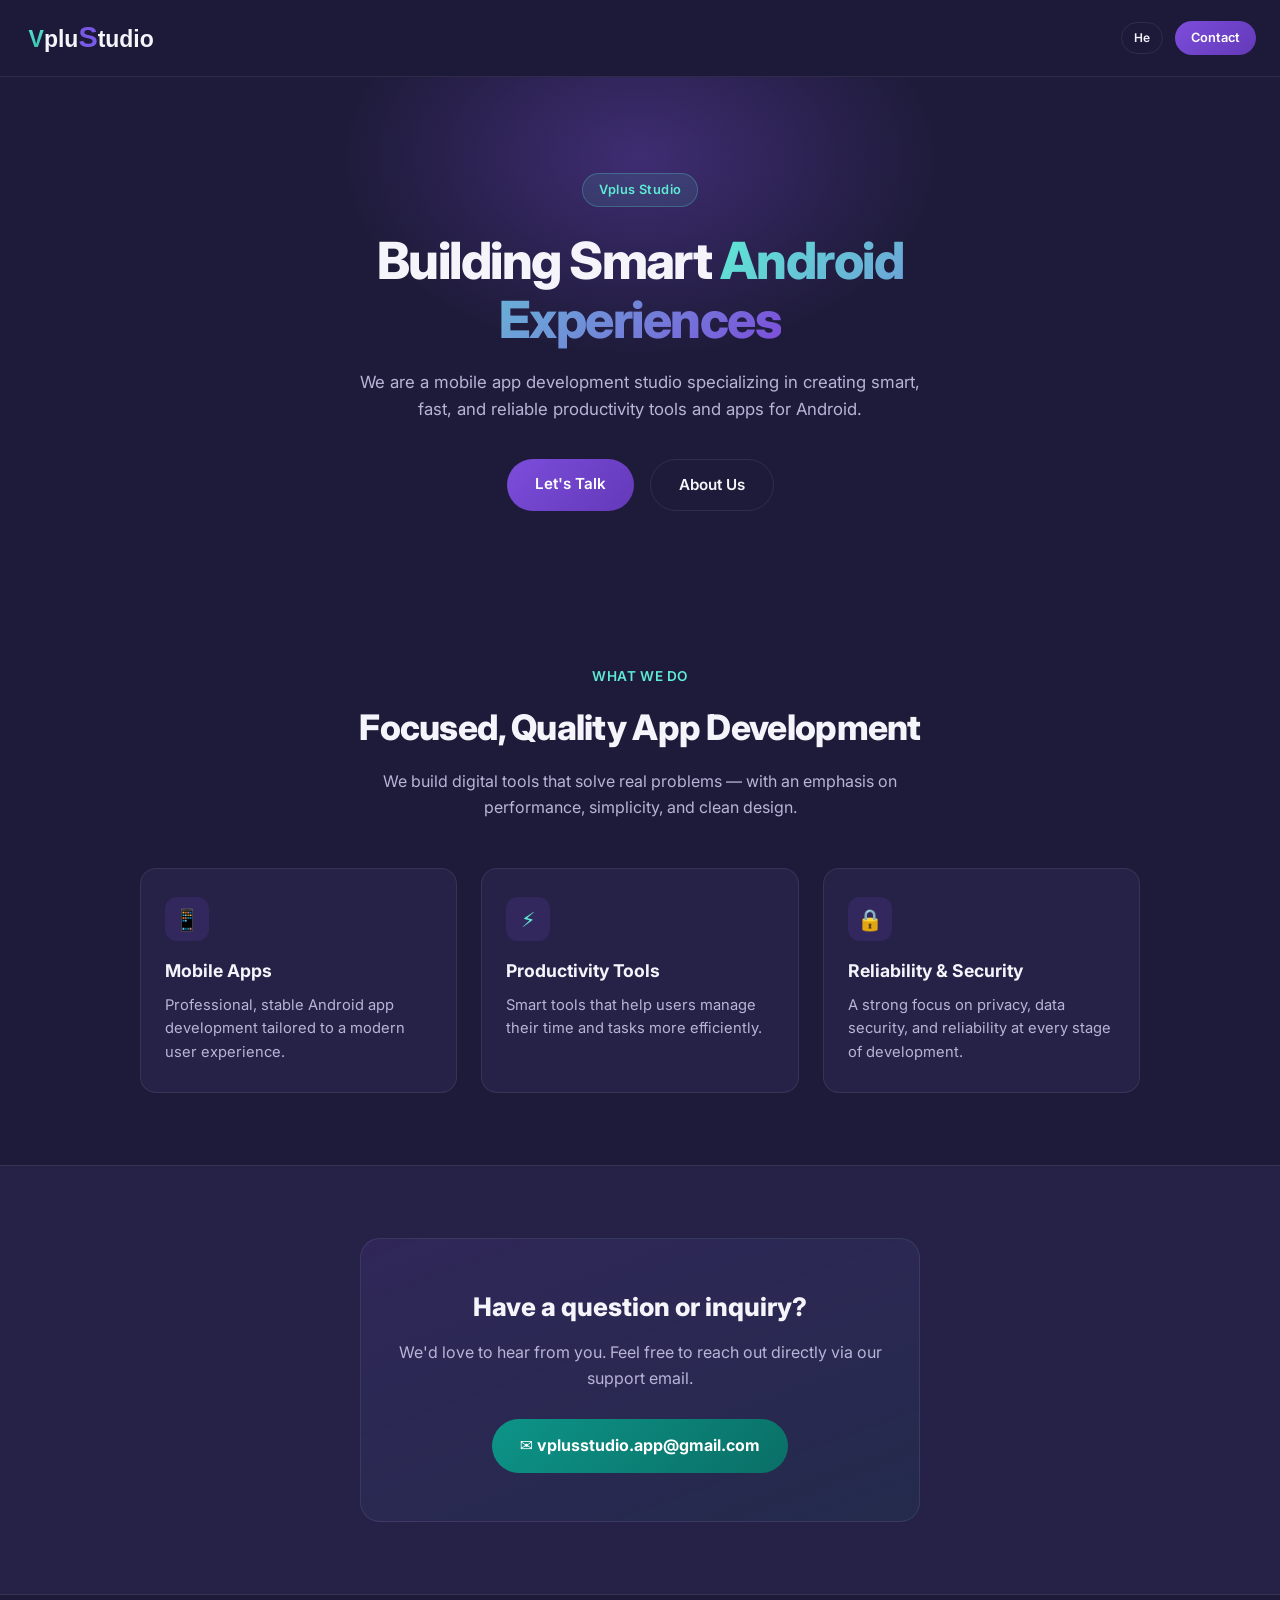
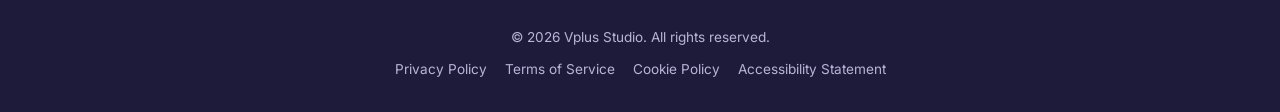
<file: index.html>
<!DOCTYPE html>
<html lang="en" dir="ltr">
<head>
<meta charset="UTF-8">
<meta name="viewport" content="width=device-width, initial-scale=1.0">
<title>Vplus Studio | Mobile App Development</title>
<meta name="description" content="Vplus Studio - We build smart, reliable Android apps and productivity tools.">
<link rel="manifest" href="manifest.json">
<meta name="theme-color" content="#1E1B3A">
<link rel="icon" type="image/png" sizes="192x192" href="icons/icon-192.png">
<link rel="preconnect" href="https://fonts.googleapis.com">
<link rel="preconnect" href="https://fonts.gstatic.com" crossorigin>
<link href="https://fonts.googleapis.com/css2?family=Inter:wght@400;500;600;700;800&display=swap" rel="stylesheet">
<link rel="stylesheet" href="assets/site.css">
</head>
<body>

  <header>
    <div class="header-inner">
      <div class="logo">
        <img class="logo-img" src="assets/vplus-studio-wordmark-dark.svg" alt="Vplus Studio">
      </div>
      <nav>
        <button type="button" class="lang-toggle" id="langToggle" onclick="toggleLang()">He</button>
        <a class="nav-cta" data-i18n="navCta" href="mailto:vplusstudio.app@gmail.com">Contact</a>
      </nav>
    </div>
  </header>

  <main>
    <section class="hero">
      <div class="hero-content">
        <span class="eyebrow" data-i18n="heroEyebrow">Vplus Studio</span>
        <h1><span data-i18n="heroTitleStart">Building Smart</span> <span class="highlight" data-i18n="heroTitleHighlight">Android Experiences</span></h1>
        <p data-i18n="heroText">
          We are a mobile app development studio specializing in creating smart, fast,
          and reliable productivity tools and apps for Android.
        </p>
        <div class="hero-actions">
          <a class="btn btn-primary" data-i18n="heroPrimaryBtn" href="mailto:vplusstudio.app@gmail.com">Let's Talk</a>
          <a class="btn btn-secondary" data-i18n="heroSecondaryBtn" href="#about">About Us</a>
        </div>
      </div>
    </section>

    <section id="about">
      <div class="section-header">
        <span class="tag" data-i18n="aboutTag">What We Do</span>
        <h2 data-i18n="aboutTitle">Focused, Quality App Development</h2>
        <p data-i18n="aboutText">We build digital tools that solve real problems — with an emphasis on performance, simplicity, and clean design.</p>
      </div>
      <div class="features-grid">
        <div class="feature-card">
          <div class="feature-icon">📱</div>
          <h3 data-i18n="feature1Title">Mobile Apps</h3>
          <p data-i18n="feature1Text">Professional, stable Android app development tailored to a modern user experience.</p>
        </div>
        <div class="feature-card">
          <div class="feature-icon">⚡</div>
          <h3 data-i18n="feature2Title">Productivity Tools</h3>
          <p data-i18n="feature2Text">Smart tools that help users manage their time and tasks more efficiently.</p>
        </div>
        <div class="feature-card">
          <div class="feature-icon">🔒</div>
          <h3 data-i18n="feature3Title">Reliability &amp; Security</h3>
          <p data-i18n="feature3Text">A strong focus on privacy, data security, and reliability at every stage of development.</p>
        </div>
      </div>
    </section>

    <section class="contact" id="contact">
      <div class="contact-card">
        <h2 data-i18n="contactTitle">Have a question or inquiry?</h2>
        <p data-i18n="contactText">We'd love to hear from you. Feel free to reach out directly via our support email.</p>
        <a class="email-link" href="mailto:vplusstudio.app@gmail.com">
          ✉️ vplusstudio.app@gmail.com
        </a>
      </div>
    </section>
  </main>

  <footer>
    <div data-i18n="footerText">© 2026 Vplus Studio. All rights reserved.</div>
    <div class="footer-links">
      <a data-i18n="footerPrivacy" data-href-en="docs/legal/en/privacy-policy.html" data-href-he="docs/legal/privacy-policy.html" href="docs/legal/en/privacy-policy.html">Privacy Policy</a>
      <a data-i18n="footerTerms" data-href-en="docs/legal/en/terms-of-service.html" data-href-he="docs/legal/terms-of-service.html" href="docs/legal/en/terms-of-service.html">Terms of Service</a>
      <a data-i18n="footerCookies" data-href-en="docs/legal/en/cookie-policy.html" data-href-he="docs/legal/cookie-policy.html" href="docs/legal/en/cookie-policy.html">Cookie Policy</a>
      <a data-i18n="footerAccessibility" data-href-en="docs/legal/en/accessibility-statement.html" data-href-he="docs/legal/accessibility-statement.html" href="docs/legal/en/accessibility-statement.html">Accessibility Statement</a>
    </div>
  </footer>

  <script>
    (function () {
      var translations = {
        en: {
          navCta: "Contact",
          heroEyebrow: "Vplus Studio",
          heroTitleStart: "Building Smart",
          heroTitleHighlight: "Android Experiences",
          heroText: "We are a mobile app development studio specializing in creating smart, fast, and reliable productivity tools and apps for Android.",
          heroPrimaryBtn: "Let's Talk",
          heroSecondaryBtn: "About Us",
          aboutTag: "What We Do",
          aboutTitle: "Focused, Quality App Development",
          aboutText: "We build digital tools that solve real problems — with an emphasis on performance, simplicity, and clean design.",
          feature1Title: "Mobile Apps",
          feature1Text: "Professional, stable Android app development tailored to a modern user experience.",
          feature2Title: "Productivity Tools",
          feature2Text: "Smart tools that help users manage their time and tasks more efficiently.",
          feature3Title: "Reliability & Security",
          feature3Text: "A strong focus on privacy, data security, and reliability at every stage of development.",
          contactTitle: "Have a question or inquiry?",
          contactText: "We'd love to hear from you. Feel free to reach out directly via our support email.",
          footerText: "© 2026 Vplus Studio. All rights reserved.",
          footerPrivacy: "Privacy Policy",
          footerTerms: "Terms of Service",
          footerCookies: "Cookie Policy",
          footerAccessibility: "Accessibility Statement",
          langToggleLabel: "He"
        },
        he: {
          navCta: "צור קשר",
          heroEyebrow: "Vplus Studio",
          heroTitleStart: "בונים חוויות",
          heroTitleHighlight: "אנדרואיד חכמות",
          heroText: "אנחנו סטודיו פיתוח אפליקציות המתמחה ביצירת אפליקציות מובייל וכלי פרודוקטיביות חכמים, מהירים ואמינים עבור מערכת Android.",
          heroPrimaryBtn: "דברו איתנו",
          heroSecondaryBtn: "קצת עלינו",
          aboutTag: "מה אנחנו עושים",
          aboutTitle: "פיתוח אפליקציות ממוקד ואיכותי",
          aboutText: "אנחנו בונים כלים דיגיטליים שפותרים בעיות אמיתיות - בדגש על ביצועים, פשטות ועיצוב נקי.",
          feature1Title: "אפליקציות מובייל",
          feature1Text: "פיתוח אפליקציות Android מקצועיות, יציבות ומותאמות לחוויית משתמש מודרנית.",
          feature2Title: "כלי פרודוקטיביות",
          feature2Text: "כלים חכמים שעוזרים למשתמשים לנהל את הזמן והמשימות שלהם בצורה יעילה יותר.",
          feature3Title: "אמינות ואבטחה",
          feature3Text: "שימת דגש על פרטיות, אבטחת מידע ואמינות בכל שלב בפיתוח המוצר.",
          contactTitle: "יש לכם שאלה או פנייה?",
          contactText: "נשמח לשמוע מכם. ניתן לפנות אלינו ישירות במייל התמיכה שלנו.",
          footerText: "© 2026 Vplus Studio. All rights reserved.",
          footerPrivacy: "מדיניות פרטיות",
          footerTerms: "תנאי שימוש",
          footerCookies: "מדיניות עוגיות",
          footerAccessibility: "הצהרת נגישות",
          langToggleLabel: "En"
        }
      };

      function applyLang(lang) {
        var dict = translations[lang] || translations.en;
        document.documentElement.lang = lang;
        document.documentElement.dir = lang === "he" ? "rtl" : "ltr";
        document.documentElement.setAttribute("data-current-lang", lang);

        document.querySelectorAll("[data-i18n]").forEach(function (el) {
          var key = el.getAttribute("data-i18n");
          if (dict[key] !== undefined) {
            el.textContent = dict[key];
          }
        });

        document.querySelectorAll("[data-href-en][data-href-he]").forEach(function (el) {
          el.setAttribute("href", el.getAttribute(lang === "he" ? "data-href-he" : "data-href-en"));
        });

        var toggleBtn = document.getElementById("langToggle");
        if (toggleBtn) {
          toggleBtn.textContent = dict.langToggleLabel;
        }

        try {
          localStorage.setItem("vplus-lang", lang);
        } catch (e) {}
      }

      function getInitialLang() {
        try {
          var saved = localStorage.getItem("vplus-lang");
          if (saved === "en" || saved === "he") return saved;
        } catch (e) {}
        return "en";
      }

      window.toggleLang = function () {
        var current = document.documentElement.getAttribute("data-current-lang") || "en";
        applyLang(current === "en" ? "he" : "en");
      };

      applyLang(getInitialLang());
    })();
  </script>

</body>
</html>
</file>
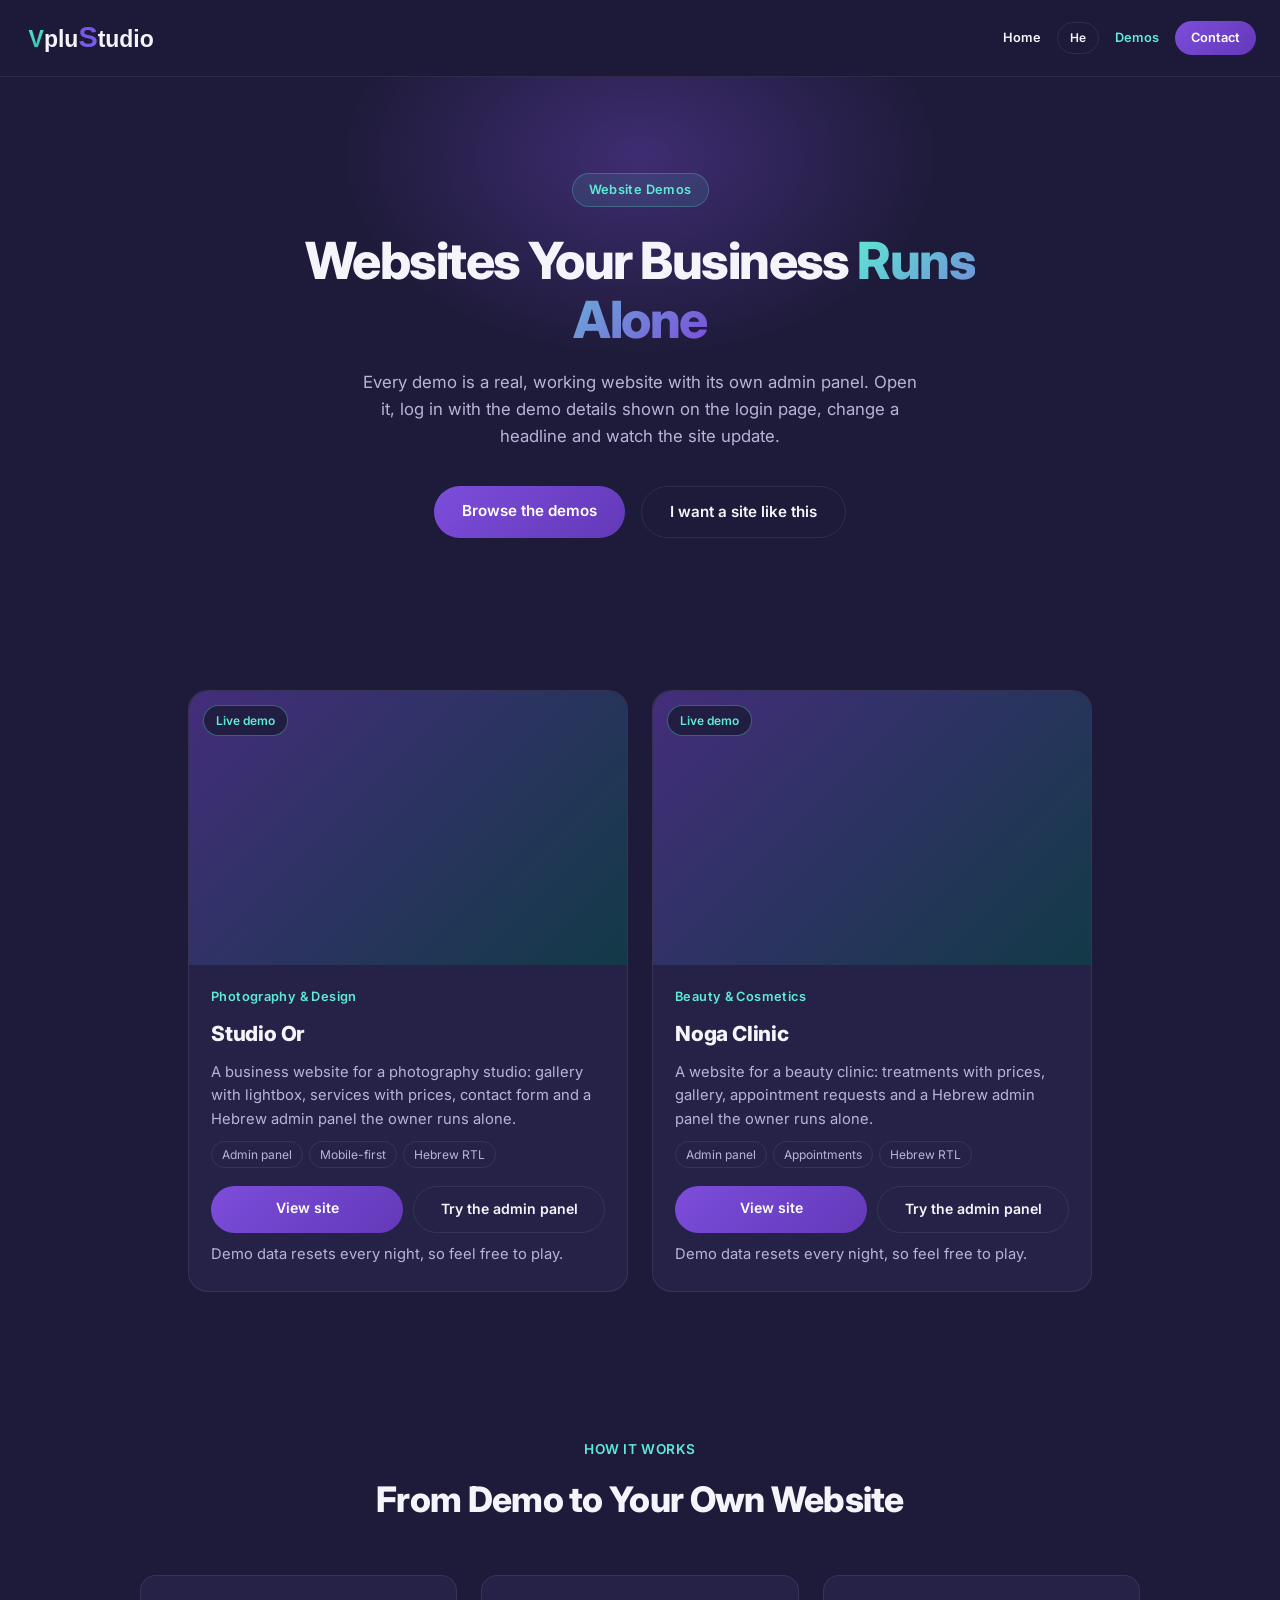
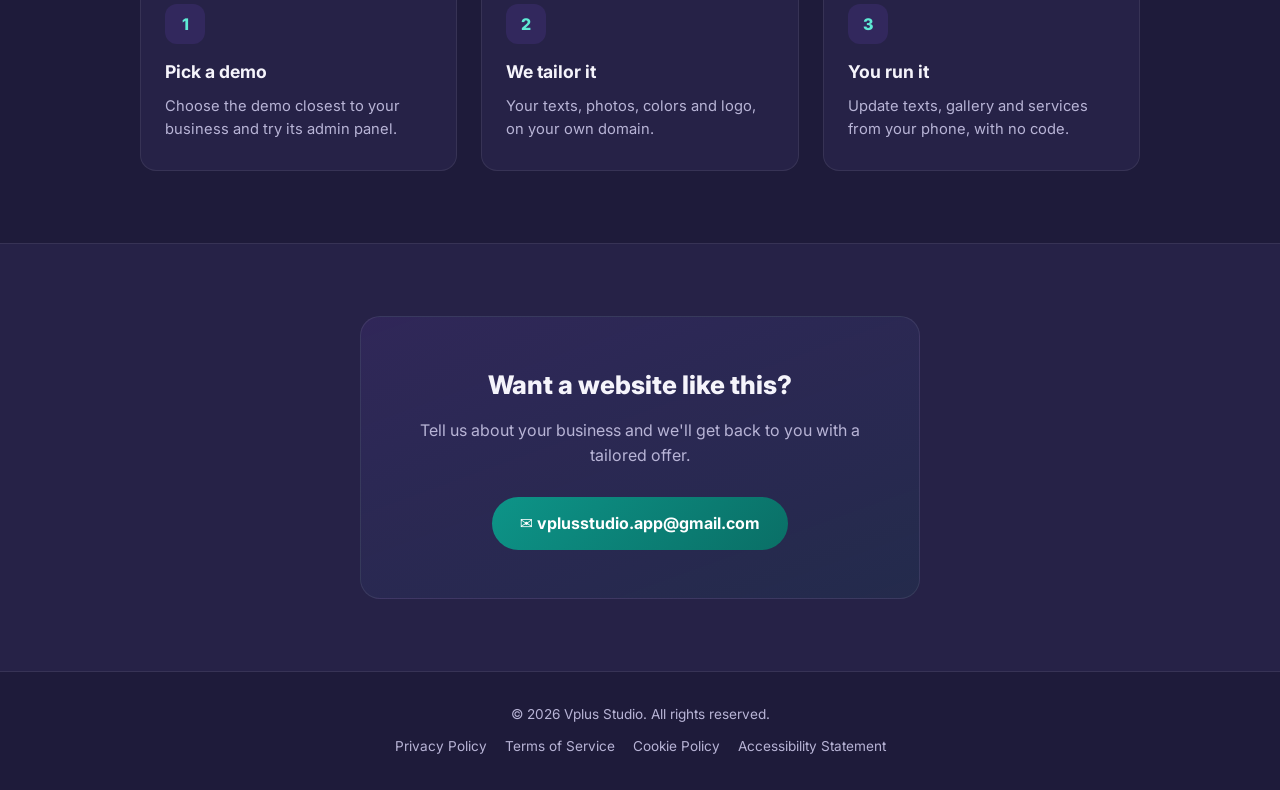
<file: demos.html>
<!DOCTYPE html>
<html lang="en" dir="ltr">
<head>
<meta charset="UTF-8">
<meta name="viewport" content="width=device-width, initial-scale=1.0">
<title>Website Demos | Vplus Studio</title>
<meta name="description" content="Live demos of the business websites Vplus Studio builds: ready-made sites with an admin panel the owner runs alone.">
<meta property="og:title" content="Website Demos | Vplus Studio">
<meta property="og:description" content="Live demos of business websites with an admin panel the owner runs alone.">
<meta property="og:type" content="website">
<link rel="manifest" href="manifest.json">
<meta name="theme-color" content="#1E1B3A">
<link rel="icon" type="image/png" sizes="192x192" href="icons/icon-192.png">
<link rel="preconnect" href="https://fonts.googleapis.com">
<link rel="preconnect" href="https://fonts.gstatic.com" crossorigin>
<link href="https://fonts.googleapis.com/css2?family=Inter:wght@400;500;600;700;800&display=swap" rel="stylesheet">
<link rel="stylesheet" href="assets/site.css">
<link rel="stylesheet" href="assets/demos.css">
</head>
<body>

  <header>
    <div class="header-inner">
      <a class="logo" href="index.html" aria-label="Vplus Studio – Home">
        <img class="logo-img" src="assets/vplus-studio-wordmark-dark.svg" alt="Vplus Studio">
      </a>
      <nav>
        <a class="nav-link" data-i18n="navHome" href="index.html">Home</a>
        <button type="button" class="lang-toggle" id="langToggle" onclick="toggleLang()">He</button>
        <a class="nav-link" data-i18n="navDemos" href="demos.html" aria-current="page">Demos</a>
        <a class="nav-cta" data-i18n="navCta" href="mailto:vplusstudio.app@gmail.com">Contact</a>
      </nav>
    </div>
  </header>

  <main>
    <section class="hero">
      <div class="hero-content">
        <span class="eyebrow" data-i18n="heroEyebrow">Website Demos</span>
        <h1><span data-i18n="heroTitleStart">Websites Your Business</span> <span class="highlight" data-i18n="heroTitleHighlight">Runs Alone</span></h1>
        <p data-i18n="heroText">
          Every demo is a real, working website with its own admin panel. Open it, log in with the demo details
          shown on the login page, change a headline and watch the site update.
        </p>
        <div class="hero-actions">
          <a class="btn btn-primary" data-i18n="heroPrimaryBtn" href="#list">Browse the demos</a>
          <a class="btn btn-secondary" data-i18n="heroSecondaryBtn" href="mailto:vplusstudio.app@gmail.com">I want a site like this</a>
        </div>
      </div>
    </section>

    <section id="list">
      <div class="demos-grid" data-demos></div>
    </section>

    <section id="how">
      <div class="section-header">
        <span class="tag" data-i18n="howTag">How It Works</span>
        <h2 data-i18n="howTitle">From Demo to Your Own Website</h2>
      </div>
      <div class="steps-grid">
        <div class="feature-card">
          <span class="step-num">1</span>
          <h3 data-i18n="step1Title">Pick a demo</h3>
          <p data-i18n="step1Text">Choose the demo closest to your business and try its admin panel.</p>
        </div>
        <div class="feature-card">
          <span class="step-num">2</span>
          <h3 data-i18n="step2Title">We tailor it</h3>
          <p data-i18n="step2Text">Your texts, photos, colors and logo, on your own domain.</p>
        </div>
        <div class="feature-card">
          <span class="step-num">3</span>
          <h3 data-i18n="step3Title">You run it</h3>
          <p data-i18n="step3Text">Update texts, gallery and services from your phone, with no code.</p>
        </div>
      </div>
    </section>

    <section class="contact" id="contact">
      <div class="contact-card">
        <h2 data-i18n="contactTitle">Want a website like this?</h2>
        <p data-i18n="contactText">Tell us about your business and we'll get back to you with a tailored offer.</p>
        <a class="email-link" href="mailto:vplusstudio.app@gmail.com">
          ✉️ vplusstudio.app@gmail.com
        </a>
      </div>
    </section>
  </main>

  <footer>
    <div data-i18n="footerText">© 2026 Vplus Studio. All rights reserved.</div>
    <div class="footer-links">
      <a data-i18n="footerPrivacy" data-href-en="docs/legal/en/privacy-policy.html" data-href-he="docs/legal/privacy-policy.html" href="docs/legal/en/privacy-policy.html">Privacy Policy</a>
      <a data-i18n="footerTerms" data-href-en="docs/legal/en/terms-of-service.html" data-href-he="docs/legal/terms-of-service.html" href="docs/legal/en/terms-of-service.html">Terms of Service</a>
      <a data-i18n="footerCookies" data-href-en="docs/legal/en/cookie-policy.html" data-href-he="docs/legal/cookie-policy.html" href="docs/legal/en/cookie-policy.html">Cookie Policy</a>
      <a data-i18n="footerAccessibility" data-href-en="docs/legal/en/accessibility-statement.html" data-href-he="docs/legal/accessibility-statement.html" href="docs/legal/en/accessibility-statement.html">Accessibility Statement</a>
    </div>
  </footer>

  <script>
    (function () {
      var translations = {
        en: {
          pageTitle: "Website Demos | Vplus Studio",
          navHome: "Home",
          navDemos: "Demos",
          navCta: "Contact",
          heroEyebrow: "Website Demos",
          heroTitleStart: "Websites Your Business",
          heroTitleHighlight: "Runs Alone",
          heroText: "Every demo is a real, working website with its own admin panel. Open it, log in with the demo details shown on the login page, change a headline and watch the site update.",
          heroPrimaryBtn: "Browse the demos",
          heroSecondaryBtn: "I want a site like this",
          howTag: "How It Works",
          howTitle: "From Demo to Your Own Website",
          step1Title: "Pick a demo",
          step1Text: "Choose the demo closest to your business and try its admin panel.",
          step2Title: "We tailor it",
          step2Text: "Your texts, photos, colors and logo, on your own domain.",
          step3Title: "You run it",
          step3Text: "Update texts, gallery and services from your phone, with no code.",
          contactTitle: "Want a website like this?",
          contactText: "Tell us about your business and we'll get back to you with a tailored offer.",
          footerText: "© 2026 Vplus Studio. All rights reserved.",
          footerPrivacy: "Privacy Policy",
          footerTerms: "Terms of Service",
          footerCookies: "Cookie Policy",
          footerAccessibility: "Accessibility Statement",
          langToggleLabel: "He"
        },
        he: {
          pageTitle: "אתרי דמו | Vplus Studio",
          navHome: "דף הבית",
          navDemos: "אתרי דמו",
          navCta: "צור קשר",
          heroEyebrow: "אתרי דמו",
          heroTitleStart: "אתרים שהעסק שלכם",
          heroTitleHighlight: "מנהל לבד",
          heroText: "כל דמו הוא אתר אמיתי שעובד, עם לוח ניהול משלו. פתחו אותו, היכנסו עם פרטי הדמו שמופיעים בדף הכניסה, שנו כותרת וראו את האתר מתעדכן.",
          heroPrimaryBtn: "לאתרי הדמו",
          heroSecondaryBtn: "אני רוצה אתר כזה",
          howTag: "איך זה עובד",
          howTitle: "מדמו לאתר משלכם",
          step1Title: "בוחרים דמו",
          step1Text: "בוחרים את הדמו הכי קרוב לעסק שלכם ומנסים את לוח הניהול.",
          step2Title: "אנחנו מתאימים",
          step2Text: "הטקסטים, התמונות, הצבעים והלוגו שלכם, בדומיין משלכם.",
          step3Title: "אתם מנהלים",
          step3Text: "מעדכנים טקסטים, גלריה ושירותים מהטלפון, בלי קוד.",
          contactTitle: "רוצים אתר כזה?",
          contactText: "ספרו לנו על העסק שלכם, ונחזור אליכם עם הצעה מותאמת.",
          footerText: "© 2026 Vplus Studio. All rights reserved.",
          footerPrivacy: "מדיניות פרטיות",
          footerTerms: "תנאי שימוש",
          footerCookies: "מדיניות עוגיות",
          footerAccessibility: "הצהרת נגישות",
          langToggleLabel: "En"
        }
      };

      function applyLang(lang) {
        var dict = translations[lang] || translations.en;
        document.documentElement.lang = lang;
        document.documentElement.dir = lang === "he" ? "rtl" : "ltr";
        document.documentElement.setAttribute("data-current-lang", lang);
        document.title = dict.pageTitle;

        document.querySelectorAll("[data-i18n]").forEach(function (el) {
          var key = el.getAttribute("data-i18n");
          if (dict[key] !== undefined) {
            el.textContent = dict[key];
          }
        });

        document.querySelectorAll("[data-href-en][data-href-he]").forEach(function (el) {
          el.setAttribute("href", el.getAttribute(lang === "he" ? "data-href-he" : "data-href-en"));
        });

        var toggleBtn = document.getElementById("langToggle");
        if (toggleBtn) {
          toggleBtn.textContent = dict.langToggleLabel;
        }

        try {
          localStorage.setItem("vplus-lang", lang);
        } catch (e) {}

        document.dispatchEvent(new CustomEvent("vplus:langchange", { detail: lang }));
      }

      function getInitialLang() {
        try {
          var saved = localStorage.getItem("vplus-lang");
          if (saved === "en" || saved === "he") return saved;
        } catch (e) {}
        return "en";
      }

      window.toggleLang = function () {
        var current = document.documentElement.getAttribute("data-current-lang") || "en";
        applyLang(current === "en" ? "he" : "en");
      };

      applyLang(getInitialLang());
    })();
  </script>
  <script src="assets/demos.js"></script>

</body>
</html>
</file>
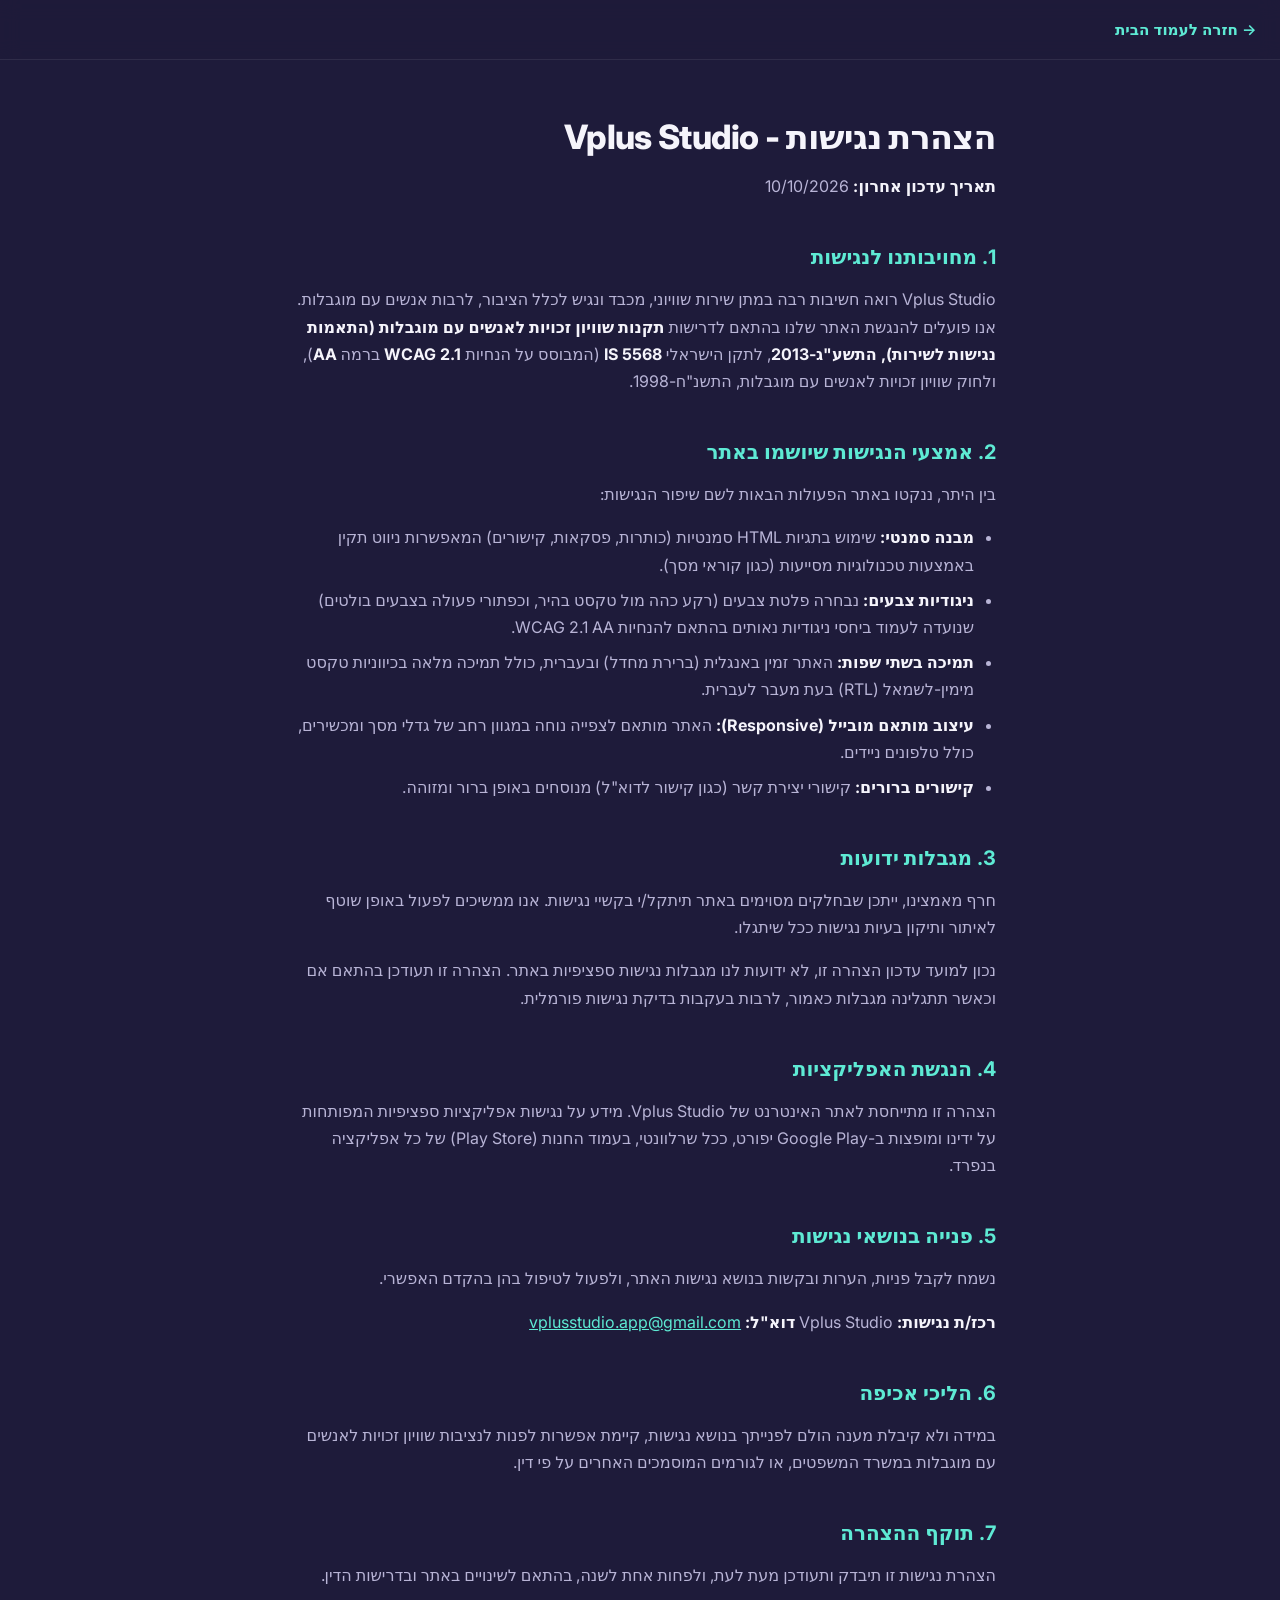
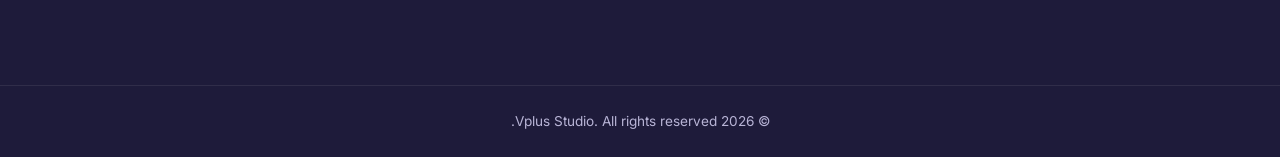
<file: docs/legal/accessibility-statement.html>
<!DOCTYPE html>
<html lang="he" dir="rtl">
<head>
<meta charset="UTF-8">
<meta name="viewport" content="width=device-width, initial-scale=1.0">
<title>הצהרת נגישות - Vplus Studio | Vplus Studio</title>
<link href="https://fonts.googleapis.com/css2?family=Inter:wght@400;500;600;700;800&display=swap" rel="stylesheet">
<link rel="stylesheet" href="../../assets/legal.css">
</head>
<body>
  <header class="legal-header">
    <a class="back-link" href="../../index.html">→ חזרה לעמוד הבית</a>
  </header>
  <main class="legal-doc">
<h1>הצהרת נגישות - Vplus Studio</h1>
<p><strong>תאריך עדכון אחרון:</strong> 10/10/2026</p>
<h2>1. מחויבותנו לנגישות</h2>
<p>Vplus Studio רואה חשיבות רבה במתן שירות שוויוני, מכבד ונגיש לכלל הציבור, לרבות אנשים עם מוגבלות. אנו פועלים להנגשת האתר שלנו בהתאם לדרישות <strong>תקנות שוויון זכויות לאנשים עם מוגבלות (התאמות נגישות לשירות), התשע&quot;ג-2013</strong>, לתקן הישראלי <strong>IS 5568</strong> (המבוסס על הנחיות <strong>WCAG 2.1</strong> ברמה <strong>AA</strong>), ולחוק שוויון זכויות לאנשים עם מוגבלות, התשנ&quot;ח-1998.</p>
<h2>2. אמצעי הנגישות שיושמו באתר</h2>
<p>בין היתר, ננקטו באתר הפעולות הבאות לשם שיפור הנגישות:</p>
<ul>
<li><strong>מבנה סמנטי:</strong> שימוש בתגיות HTML סמנטיות (כותרות, פסקאות, קישורים) המאפשרות ניווט תקין באמצעות טכנולוגיות מסייעות (כגון קוראי מסך).</li>
<li><strong>ניגודיות צבעים:</strong> נבחרה פלטת צבעים (רקע כהה מול טקסט בהיר, וכפתורי פעולה בצבעים בולטים) שנועדה לעמוד ביחסי ניגודיות נאותים בהתאם להנחיות WCAG 2.1 AA.</li>
<li><strong>תמיכה בשתי שפות:</strong> האתר זמין באנגלית (ברירת מחדל) ובעברית, כולל תמיכה מלאה בכיווניות טקסט מימין-לשמאל (RTL) בעת מעבר לעברית.</li>
<li><strong>עיצוב מותאם מובייל (Responsive):</strong> האתר מותאם לצפייה נוחה במגוון רחב של גדלי מסך ומכשירים, כולל טלפונים ניידים.</li>
<li><strong>קישורים ברורים:</strong> קישורי יצירת קשר (כגון קישור לדוא&quot;ל) מנוסחים באופן ברור ומזוהה.</li>
</ul>
<h2>3. מגבלות ידועות</h2>
<p>חרף מאמצינו, ייתכן שבחלקים מסוימים באתר תיתקל/י בקשיי נגישות. אנו ממשיכים לפעול באופן שוטף לאיתור ותיקון בעיות נגישות ככל שיתגלו.</p>
<p>נכון למועד עדכון הצהרה זו, לא ידועות לנו מגבלות נגישות ספציפיות באתר. הצהרה זו תעודכן בהתאם אם וכאשר תתגלינה מגבלות כאמור, לרבות בעקבות בדיקת נגישות פורמלית.</p>
<h2>4. הנגשת האפליקציות</h2>
<p>הצהרה זו מתייחסת לאתר האינטרנט של Vplus Studio. מידע על נגישות אפליקציות ספציפיות המפותחות על ידינו ומופצות ב-Google Play יפורט, ככל שרלוונטי, בעמוד החנות (Play Store) של כל אפליקציה בנפרד.</p>
<h2>5. פנייה בנושאי נגישות</h2>
<p>נשמח לקבל פניות, הערות ובקשות בנושא נגישות האתר, ולפעול לטיפול בהן בהקדם האפשרי.</p>
<p><strong>רכז/ת נגישות:</strong> Vplus Studio
<strong>דוא&quot;ל:</strong> <a href="mailto:vplusstudio.app@gmail.com">vplusstudio.app@gmail.com</a></p>
<h2>6. הליכי אכיפה</h2>
<p>במידה ולא קיבלת מענה הולם לפנייתך בנושא נגישות, קיימת אפשרות לפנות לנציבות שוויון זכויות לאנשים עם מוגבלות במשרד המשפטים, או לגורמים המוסמכים האחרים על פי דין.</p>
<h2>7. תוקף ההצהרה</h2>
<p>הצהרת נגישות זו תיבדק ותעודכן מעת לעת, ולפחות אחת לשנה, בהתאם לשינויים באתר ובדרישות הדין.</p>

  </main>
  <footer class="legal-footer">© 2026 Vplus Studio. All rights reserved.</footer>
</body>
</html>
</file>
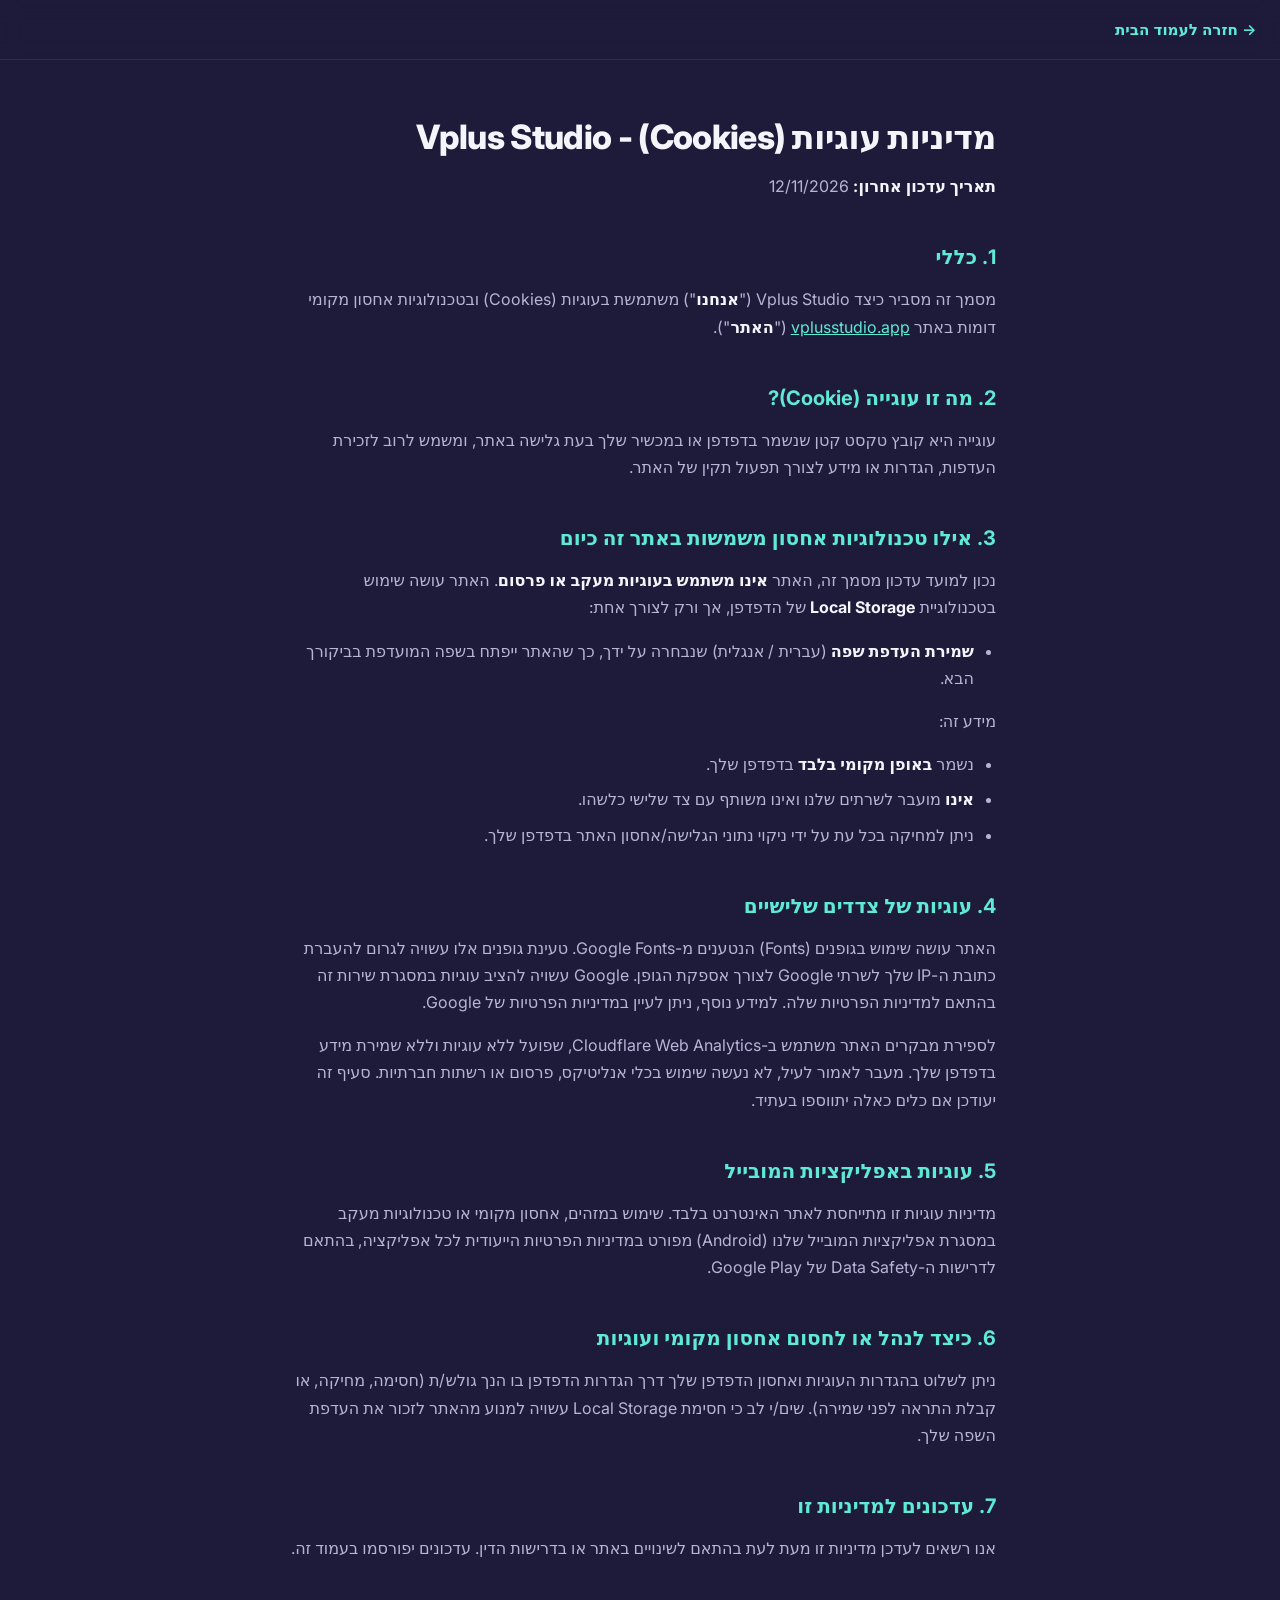
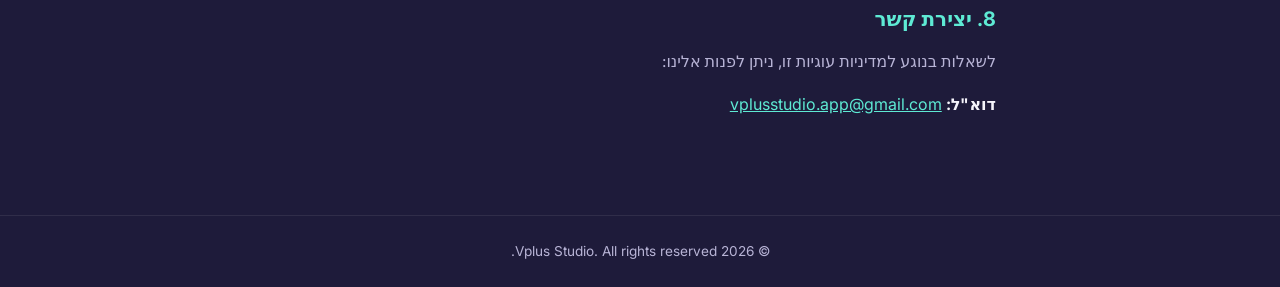
<file: docs/legal/cookie-policy.html>
<!DOCTYPE html>
<html lang="he" dir="rtl">
<head>
<meta charset="UTF-8">
<meta name="viewport" content="width=device-width, initial-scale=1.0">
<title>מדיניות עוגיות (Cookies) - Vplus Studio | Vplus Studio</title>
<link href="https://fonts.googleapis.com/css2?family=Inter:wght@400;500;600;700;800&display=swap" rel="stylesheet">
<link rel="stylesheet" href="../../assets/legal.css">
</head>
<body>
  <header class="legal-header">
    <a class="back-link" href="../../index.html">→ חזרה לעמוד הבית</a>
  </header>
  <main class="legal-doc">
<h1>מדיניות עוגיות (Cookies) - Vplus Studio</h1>
<p><strong>תאריך עדכון אחרון:</strong> 12/11/2026</p>
<h2>1. כללי</h2>
<p>מסמך זה מסביר כיצד Vplus Studio (&quot;<strong>אנחנו</strong>&quot;) משתמשת בעוגיות (Cookies) ובטכנולוגיות אחסון מקומי דומות באתר <a href="https://vplusstudio.app">vplusstudio.app</a> (&quot;<strong>האתר</strong>&quot;).</p>
<h2>2. מה זו עוגייה (Cookie)?</h2>
<p>עוגייה היא קובץ טקסט קטן שנשמר בדפדפן או במכשיר שלך בעת גלישה באתר, ומשמש לרוב לזכירת העדפות, הגדרות או מידע לצורך תפעול תקין של האתר.</p>
<h2>3. אילו טכנולוגיות אחסון משמשות באתר זה כיום</h2>
<p>נכון למועד עדכון מסמך זה, האתר <strong>אינו משתמש בעוגיות מעקב או פרסום</strong>. האתר עושה שימוש בטכנולוגיית <strong>Local Storage</strong> של הדפדפן, אך ורק לצורך אחת:</p>
<ul>
<li><strong>שמירת העדפת שפה</strong> (עברית / אנגלית) שנבחרה על ידך, כך שהאתר ייפתח בשפה המועדפת בביקורך הבא.</li>
</ul>
<p>מידע זה:</p>
<ul>
<li>נשמר <strong>באופן מקומי בלבד</strong> בדפדפן שלך.</li>
<li><strong>אינו</strong> מועבר לשרתים שלנו ואינו משותף עם צד שלישי כלשהו.</li>
<li>ניתן למחיקה בכל עת על ידי ניקוי נתוני הגלישה/אחסון האתר בדפדפן שלך.</li>
</ul>
<h2>4. עוגיות של צדדים שלישיים</h2>
<p>האתר עושה שימוש בגופנים (Fonts) הנטענים מ-Google Fonts. טעינת גופנים אלו עשויה לגרום להעברת כתובת ה-IP שלך לשרתי Google לצורך אספקת הגופן. Google עשויה להציב עוגיות במסגרת שירות זה בהתאם למדיניות הפרטיות שלה. למידע נוסף, ניתן לעיין במדיניות הפרטיות של Google.</p>
<p>לספירת מבקרים האתר משתמש ב-Cloudflare Web Analytics, שפועל ללא עוגיות וללא שמירת מידע בדפדפן שלך. מעבר לאמור לעיל, לא נעשה שימוש בכלי אנליטיקס, פרסום או רשתות חברתיות. סעיף זה יעודכן אם כלים כאלה יתווספו בעתיד.</p>
<h2>5. עוגיות באפליקציות המובייל</h2>
<p>מדיניות עוגיות זו מתייחסת לאתר האינטרנט בלבד. שימוש במזהים, אחסון מקומי או טכנולוגיות מעקב במסגרת אפליקציות המובייל שלנו (Android) מפורט במדיניות הפרטיות הייעודית לכל אפליקציה, בהתאם לדרישות ה-Data Safety של Google Play.</p>
<h2>6. כיצד לנהל או לחסום אחסון מקומי ועוגיות</h2>
<p>ניתן לשלוט בהגדרות העוגיות ואחסון הדפדפן שלך דרך הגדרות הדפדפן בו הנך גולש/ת (חסימה, מחיקה, או קבלת התראה לפני שמירה). שים/י לב כי חסימת Local Storage עשויה למנוע מהאתר לזכור את העדפת השפה שלך.</p>
<h2>7. עדכונים למדיניות זו</h2>
<p>אנו רשאים לעדכן מדיניות זו מעת לעת בהתאם לשינויים באתר או בדרישות הדין. עדכונים יפורסמו בעמוד זה.</p>
<h2>8. יצירת קשר</h2>
<p>לשאלות בנוגע למדיניות עוגיות זו, ניתן לפנות אלינו:</p>
<p><strong>דוא&quot;ל:</strong> <a href="mailto:vplusstudio.app@gmail.com">vplusstudio.app@gmail.com</a></p>

  </main>
  <footer class="legal-footer">© 2026 Vplus Studio. All rights reserved.</footer>
</body>
</html>
</file>
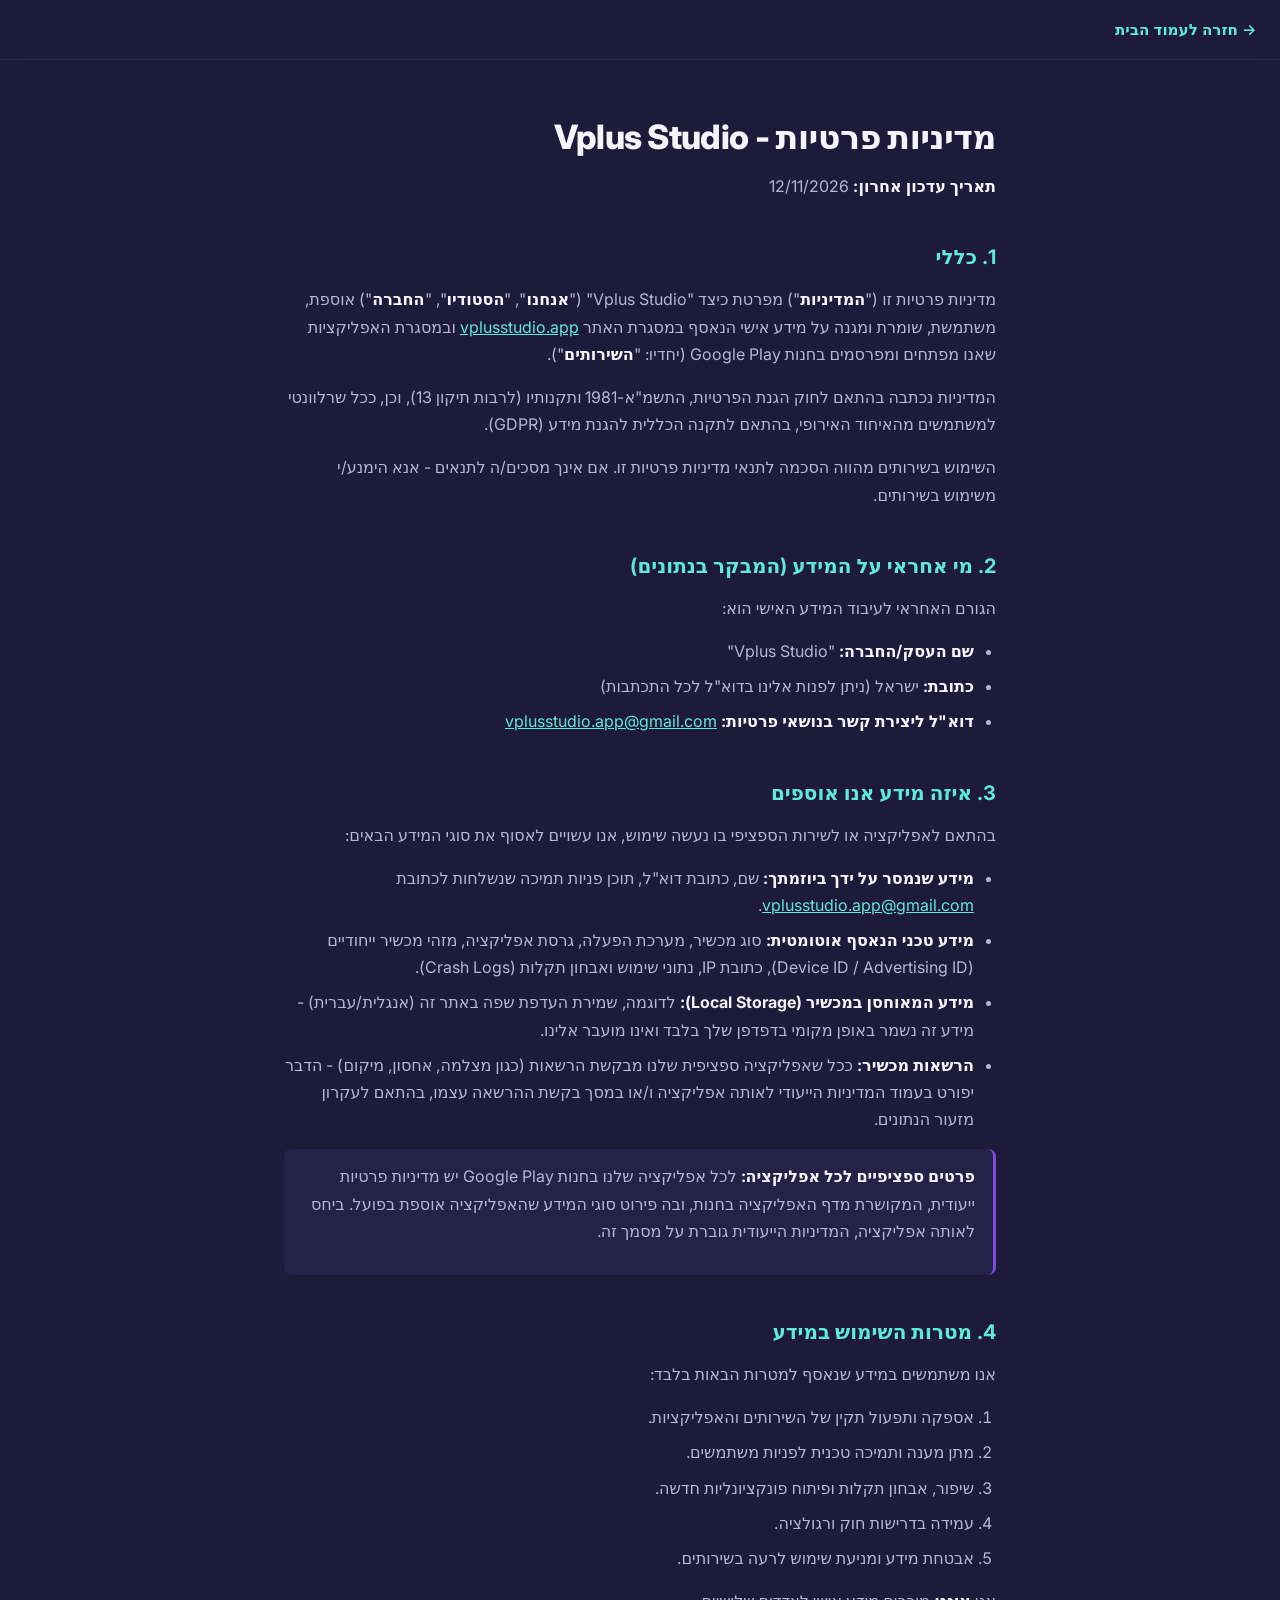
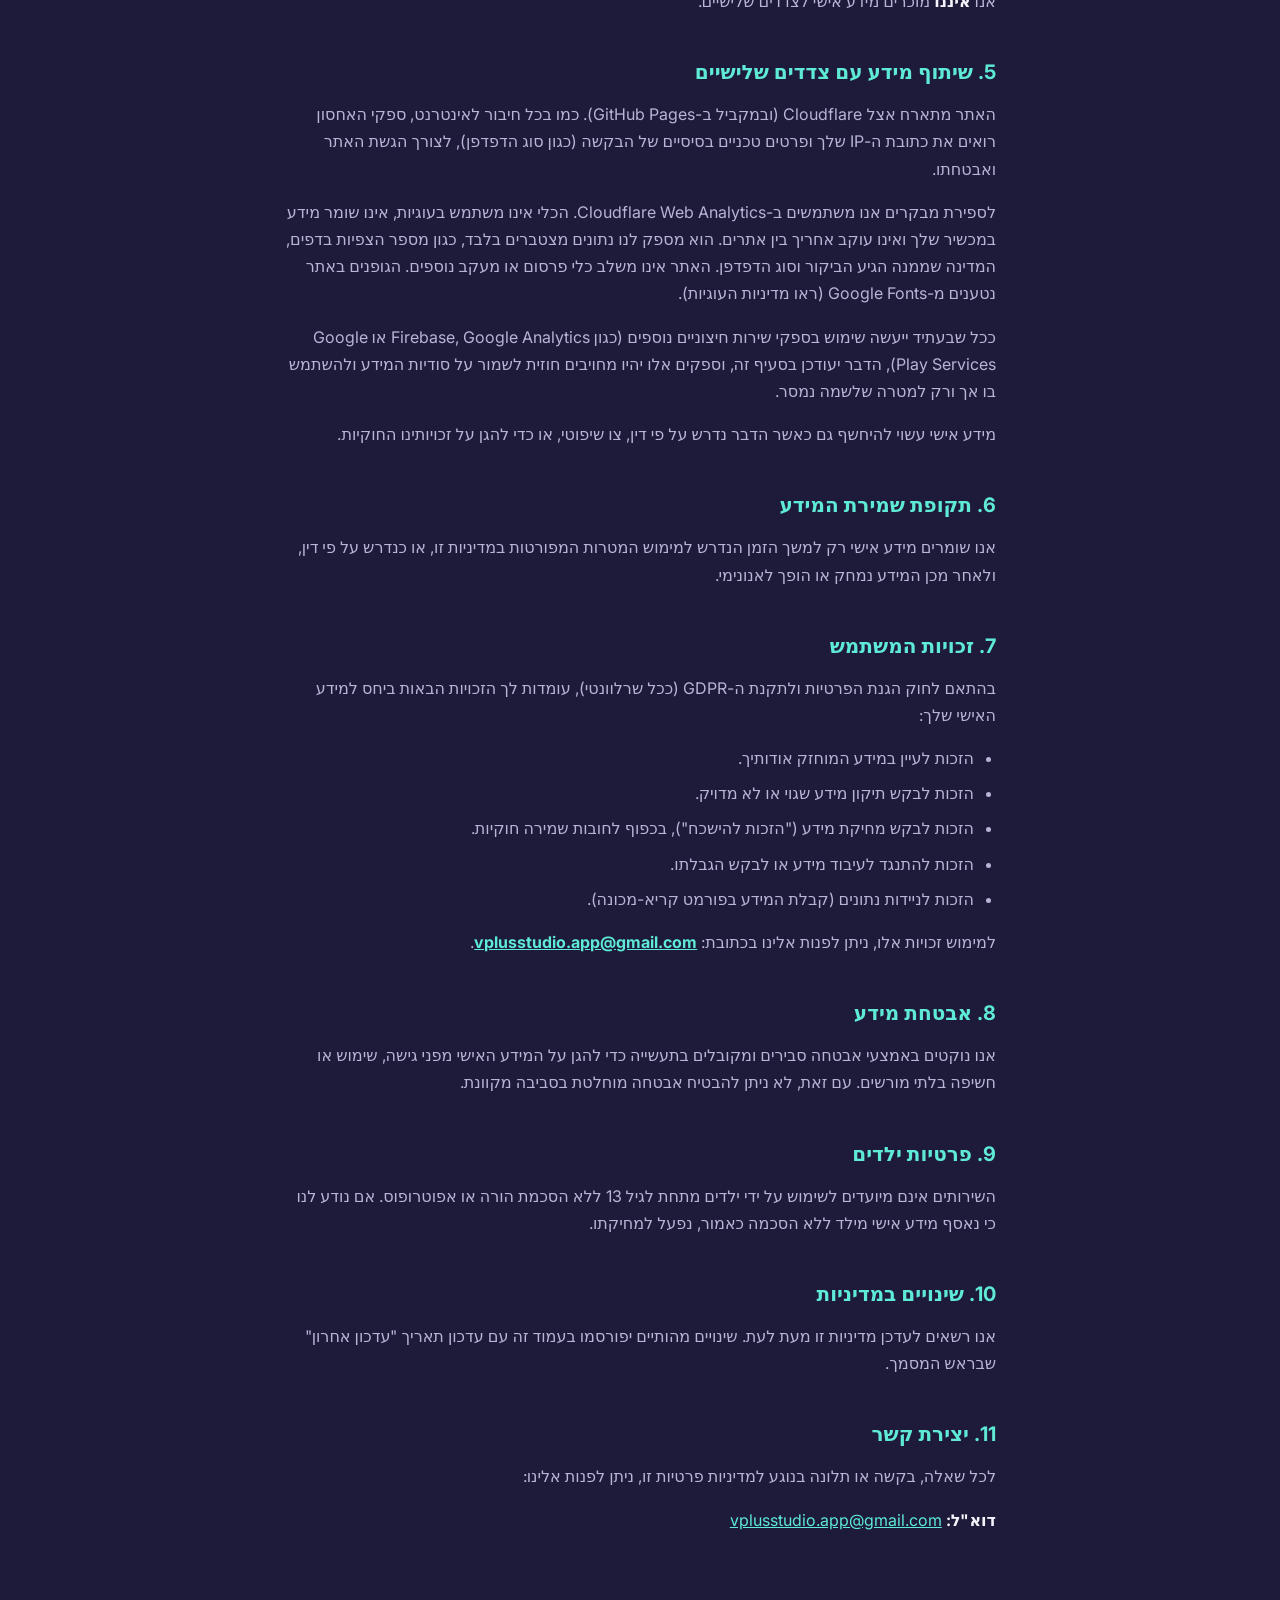
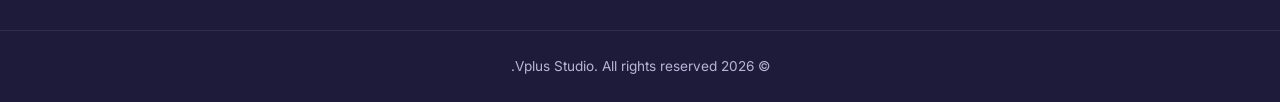
<file: docs/legal/privacy-policy.html>
<!DOCTYPE html>
<html lang="he" dir="rtl">
<head>
<meta charset="UTF-8">
<meta name="viewport" content="width=device-width, initial-scale=1.0">
<title>מדיניות פרטיות - Vplus Studio | Vplus Studio</title>
<link href="https://fonts.googleapis.com/css2?family=Inter:wght@400;500;600;700;800&display=swap" rel="stylesheet">
<link rel="stylesheet" href="../../assets/legal.css">
</head>
<body>
  <header class="legal-header">
    <a class="back-link" href="../../index.html">→ חזרה לעמוד הבית</a>
  </header>
  <main class="legal-doc">
<h1>מדיניות פרטיות - Vplus Studio</h1>
<p><strong>תאריך עדכון אחרון:</strong> 12/11/2026</p>
<h2>1. כללי</h2>
<p>מדיניות פרטיות זו (&quot;<strong>המדיניות</strong>&quot;) מפרטת כיצד &quot;Vplus Studio&quot; (&quot;<strong>אנחנו</strong>&quot;, &quot;<strong>הסטודיו</strong>&quot;, &quot;<strong>החברה</strong>&quot;) אוספת, משתמשת, שומרת ומגנה על מידע אישי הנאסף במסגרת האתר <a href="https://vplusstudio.app">vplusstudio.app</a> ובמסגרת האפליקציות שאנו מפתחים ומפרסמים בחנות Google Play (יחדיו: &quot;<strong>השירותים</strong>&quot;).</p>
<p>המדיניות נכתבה בהתאם לחוק הגנת הפרטיות, התשמ&quot;א-1981 ותקנותיו (לרבות תיקון 13), וכן, ככל שרלוונטי למשתמשים מהאיחוד האירופי, בהתאם לתקנה הכללית להגנת מידע (GDPR).</p>
<p>השימוש בשירותים מהווה הסכמה לתנאי מדיניות פרטיות זו. אם אינך מסכים/ה לתנאים - אנא הימנע/י משימוש בשירותים.</p>
<h2>2. מי אחראי על המידע (המבקר בנתונים)</h2>
<p>הגורם האחראי לעיבוד המידע האישי הוא:</p>
<ul>
<li><strong>שם העסק/החברה:</strong> &quot;Vplus Studio&quot;</li>
<li><strong>כתובת:</strong> ישראל (ניתן לפנות אלינו בדוא&quot;ל לכל התכתבות)</li>
<li><strong>דוא&quot;ל ליצירת קשר בנושאי פרטיות:</strong> <a href="mailto:vplusstudio.app@gmail.com">vplusstudio.app@gmail.com</a></li>
</ul>
<h2>3. איזה מידע אנו אוספים</h2>
<p>בהתאם לאפליקציה או לשירות הספציפי בו נעשה שימוש, אנו עשויים לאסוף את סוגי המידע הבאים:</p>
<ul>
<li><strong>מידע שנמסר על ידך ביוזמתך:</strong> שם, כתובת דוא&quot;ל, תוכן פניות תמיכה שנשלחות לכתובת <a href="mailto:vplusstudio.app@gmail.com">vplusstudio.app@gmail.com</a>.</li>
<li><strong>מידע טכני הנאסף אוטומטית:</strong> סוג מכשיר, מערכת הפעלה, גרסת אפליקציה, מזהי מכשיר ייחודיים (Device ID / Advertising ID), כתובת IP, נתוני שימוש ואבחון תקלות (Crash Logs).</li>
<li><strong>מידע המאוחסן במכשיר (Local Storage):</strong> לדוגמה, שמירת העדפת שפה באתר זה (אנגלית/עברית) - מידע זה נשמר באופן מקומי בדפדפן שלך בלבד ואינו מועבר אלינו.</li>
<li><strong>הרשאות מכשיר:</strong> ככל שאפליקציה ספציפית שלנו מבקשת הרשאות (כגון מצלמה, אחסון, מיקום) - הדבר יפורט בעמוד המדיניות הייעודי לאותה אפליקציה ו/או במסך בקשת ההרשאה עצמו, בהתאם לעקרון מזעור הנתונים.</li>
</ul>
<blockquote>
<p><strong>פרטים ספציפיים לכל אפליקציה:</strong> לכל אפליקציה שלנו בחנות Google Play יש מדיניות פרטיות ייעודית, המקושרת מדף האפליקציה בחנות, ובה פירוט סוגי המידע שהאפליקציה אוספת בפועל. ביחס לאותה אפליקציה, המדיניות הייעודית גוברת על מסמך זה.</p>
</blockquote>
<h2>4. מטרות השימוש במידע</h2>
<p>אנו משתמשים במידע שנאסף למטרות הבאות בלבד:</p>
<ol>
<li>אספקה ותפעול תקין של השירותים והאפליקציות.</li>
<li>מתן מענה ותמיכה טכנית לפניות משתמשים.</li>
<li>שיפור, אבחון תקלות ופיתוח פונקציונליות חדשה.</li>
<li>עמידה בדרישות חוק ורגולציה.</li>
<li>אבטחת מידע ומניעת שימוש לרעה בשירותים.</li>
</ol>
<p>אנו <strong>איננו</strong> מוכרים מידע אישי לצדדים שלישיים.</p>
<h2>5. שיתוף מידע עם צדדים שלישיים</h2>
<p>האתר מתארח אצל Cloudflare (ובמקביל ב-GitHub Pages). כמו בכל חיבור לאינטרנט, ספקי האחסון רואים את כתובת ה-IP שלך ופרטים טכניים בסיסיים של הבקשה (כגון סוג הדפדפן), לצורך הגשת האתר ואבטחתו.</p>
<p>לספירת מבקרים אנו משתמשים ב-Cloudflare Web Analytics. הכלי אינו משתמש בעוגיות, אינו שומר מידע במכשיר שלך ואינו עוקב אחריך בין אתרים. הוא מספק לנו נתונים מצטברים בלבד, כגון מספר הצפיות בדפים, המדינה שממנה הגיע הביקור וסוג הדפדפן. האתר אינו משלב כלי פרסום או מעקב נוספים. הגופנים באתר נטענים מ-Google Fonts (ראו מדיניות העוגיות).</p>
<p>ככל שבעתיד ייעשה שימוש בספקי שירות חיצוניים נוספים (כגון Firebase, Google Analytics או Google Play Services), הדבר יעודכן בסעיף זה, וספקים אלו יהיו מחויבים חוזית לשמור על סודיות המידע ולהשתמש בו אך ורק למטרה שלשמה נמסר.</p>
<p>מידע אישי עשוי להיחשף גם כאשר הדבר נדרש על פי דין, צו שיפוטי, או כדי להגן על זכויותינו החוקיות.</p>
<h2>6. תקופת שמירת המידע</h2>
<p>אנו שומרים מידע אישי רק למשך הזמן הנדרש למימוש המטרות המפורטות במדיניות זו, או כנדרש על פי דין, ולאחר מכן המידע נמחק או הופך לאנונימי.</p>
<h2>7. זכויות המשתמש</h2>
<p>בהתאם לחוק הגנת הפרטיות ולתקנת ה-GDPR (ככל שרלוונטי), עומדות לך הזכויות הבאות ביחס למידע האישי שלך:</p>
<ul>
<li>הזכות לעיין במידע המוחזק אודותיך.</li>
<li>הזכות לבקש תיקון מידע שגוי או לא מדויק.</li>
<li>הזכות לבקש מחיקת מידע (&quot;הזכות להישכח&quot;), בכפוף לחובות שמירה חוקיות.</li>
<li>הזכות להתנגד לעיבוד מידע או לבקש הגבלתו.</li>
<li>הזכות לניידות נתונים (קבלת המידע בפורמט קריא-מכונה).</li>
</ul>
<p>למימוש זכויות אלו, ניתן לפנות אלינו בכתובת: <strong><a href="mailto:vplusstudio.app@gmail.com">vplusstudio.app@gmail.com</a></strong>.</p>
<h2>8. אבטחת מידע</h2>
<p>אנו נוקטים באמצעי אבטחה סבירים ומקובלים בתעשייה כדי להגן על המידע האישי מפני גישה, שימוש או חשיפה בלתי מורשים. עם זאת, לא ניתן להבטיח אבטחה מוחלטת בסביבה מקוונת.</p>
<h2>9. פרטיות ילדים</h2>
<p>השירותים אינם מיועדים לשימוש על ידי ילדים מתחת לגיל 13 ללא הסכמת הורה או אפוטרופוס. אם נודע לנו כי נאסף מידע אישי מילד ללא הסכמה כאמור, נפעל למחיקתו.</p>
<h2>10. שינויים במדיניות</h2>
<p>אנו רשאים לעדכן מדיניות זו מעת לעת. שינויים מהותיים יפורסמו בעמוד זה עם עדכון תאריך &quot;עדכון אחרון&quot; שבראש המסמך.</p>
<h2>11. יצירת קשר</h2>
<p>לכל שאלה, בקשה או תלונה בנוגע למדיניות פרטיות זו, ניתן לפנות אלינו:</p>
<p><strong>דוא&quot;ל:</strong> <a href="mailto:vplusstudio.app@gmail.com">vplusstudio.app@gmail.com</a></p>

  </main>
  <footer class="legal-footer">© 2026 Vplus Studio. All rights reserved.</footer>
</body>
</html>
</file>
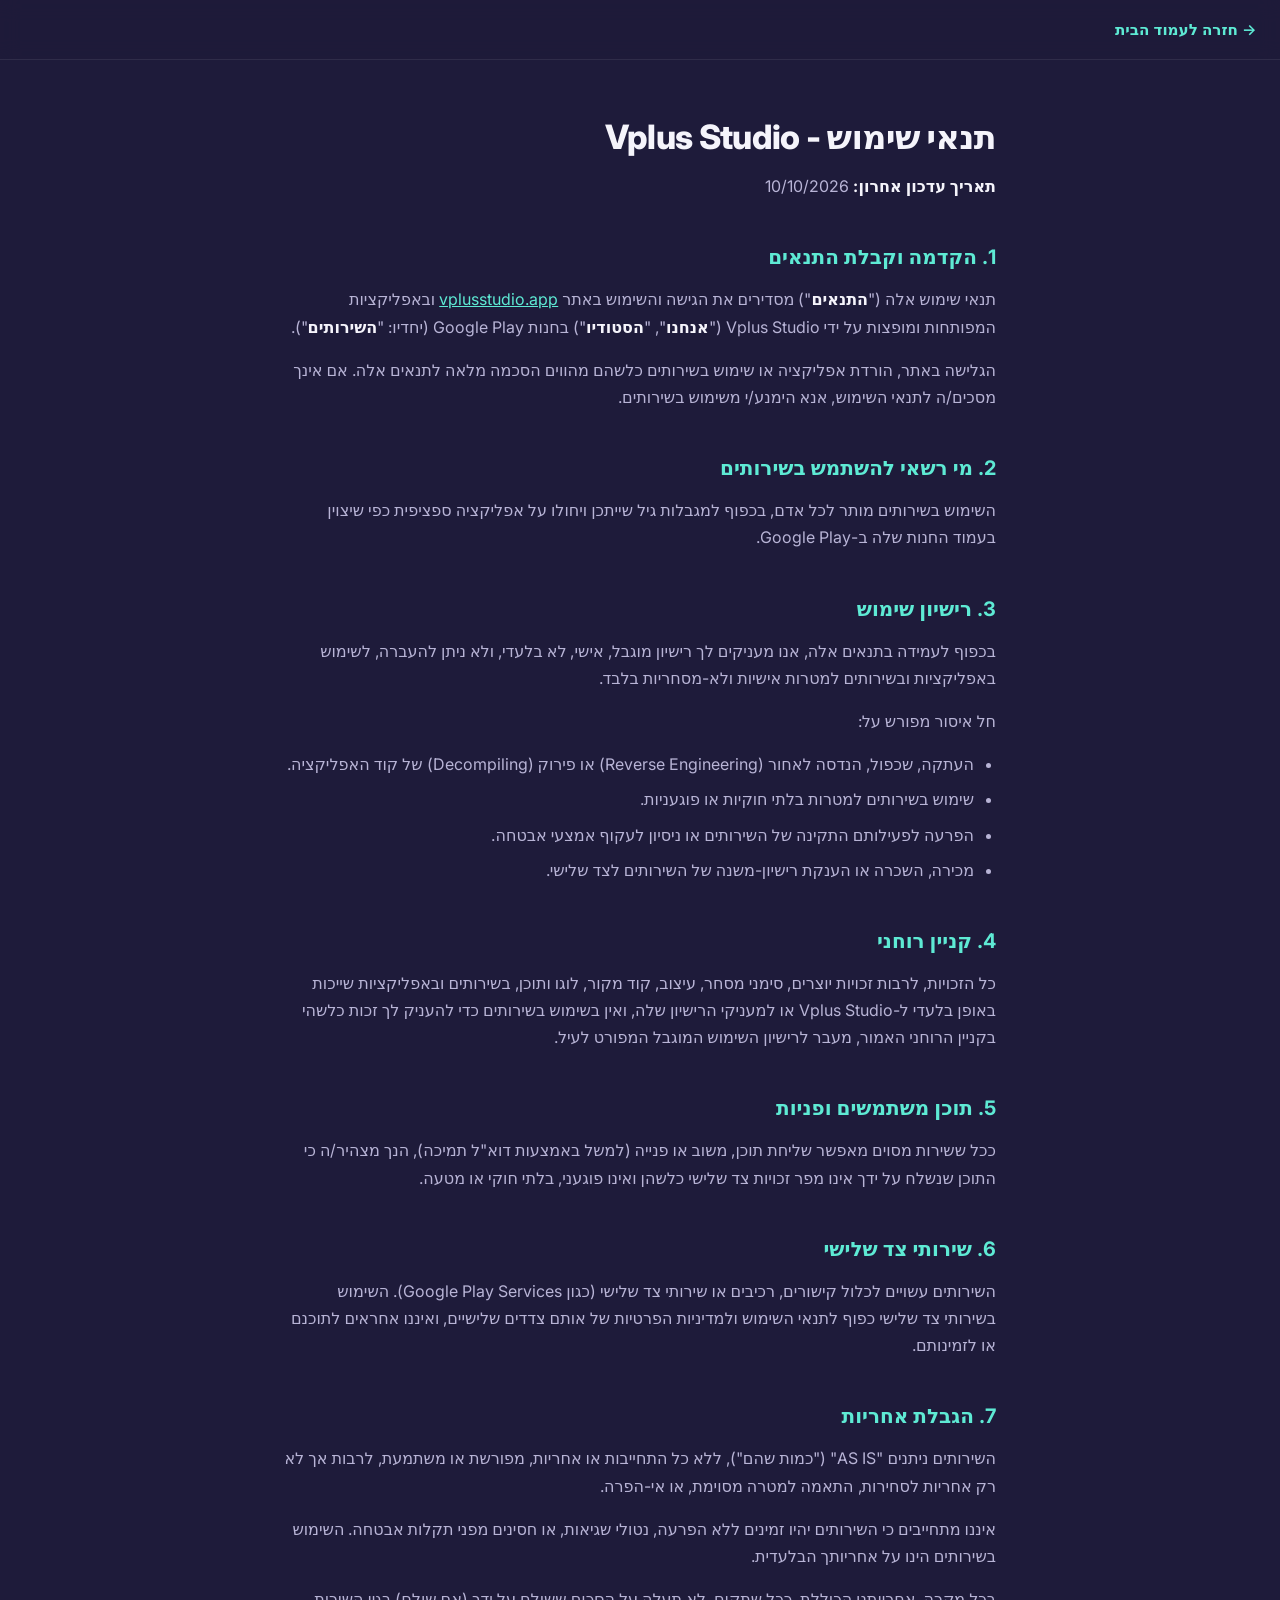
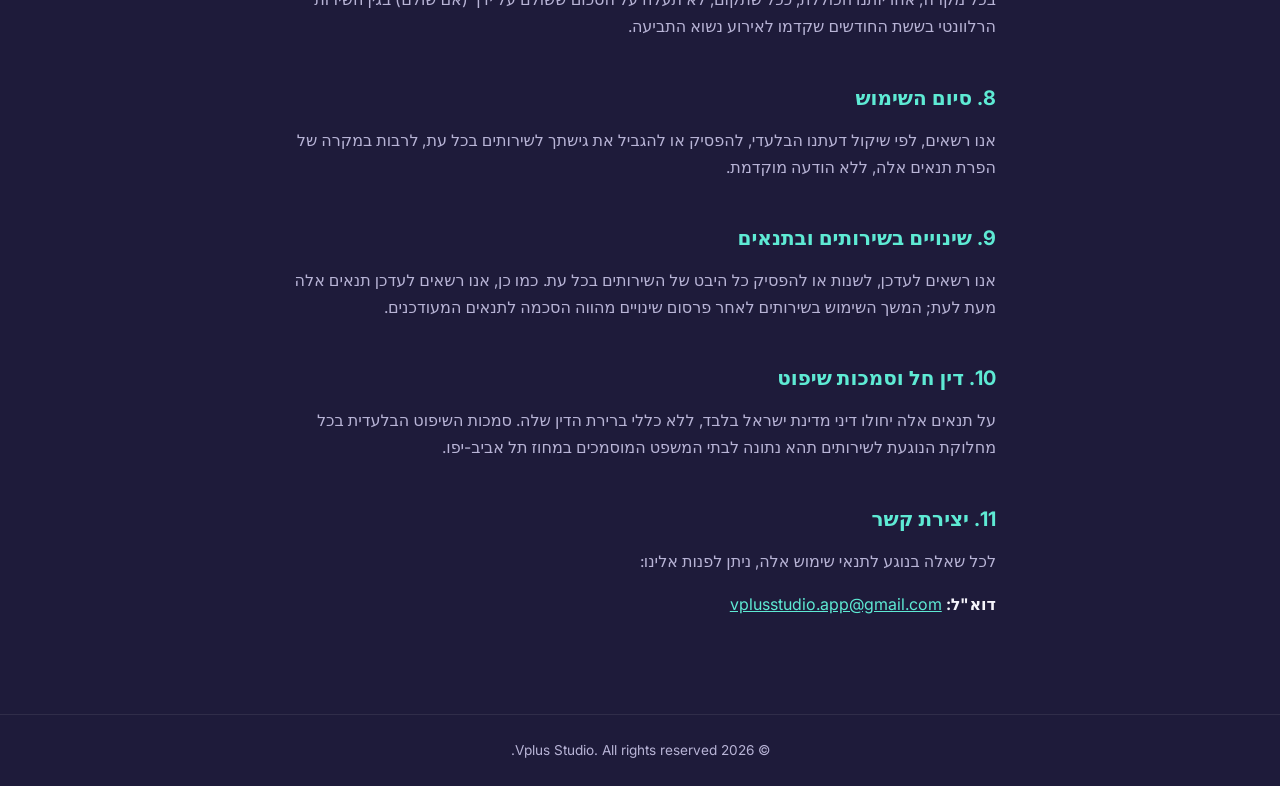
<file: docs/legal/terms-of-service.html>
<!DOCTYPE html>
<html lang="he" dir="rtl">
<head>
<meta charset="UTF-8">
<meta name="viewport" content="width=device-width, initial-scale=1.0">
<title>תנאי שימוש - Vplus Studio | Vplus Studio</title>
<link href="https://fonts.googleapis.com/css2?family=Inter:wght@400;500;600;700;800&display=swap" rel="stylesheet">
<link rel="stylesheet" href="../../assets/legal.css">
</head>
<body>
  <header class="legal-header">
    <a class="back-link" href="../../index.html">→ חזרה לעמוד הבית</a>
  </header>
  <main class="legal-doc">
<h1>תנאי שימוש - Vplus Studio</h1>
<p><strong>תאריך עדכון אחרון:</strong> 10/10/2026</p>
<h2>1. הקדמה וקבלת התנאים</h2>
<p>תנאי שימוש אלה (&quot;<strong>התנאים</strong>&quot;) מסדירים את הגישה והשימוש באתר <a href="https://vplusstudio.app">vplusstudio.app</a> ובאפליקציות המפותחות ומופצות על ידי Vplus Studio (&quot;<strong>אנחנו</strong>&quot;, &quot;<strong>הסטודיו</strong>&quot;) בחנות Google Play (יחדיו: &quot;<strong>השירותים</strong>&quot;).</p>
<p>הגלישה באתר, הורדת אפליקציה או שימוש בשירותים כלשהם מהווים הסכמה מלאה לתנאים אלה. אם אינך מסכים/ה לתנאי השימוש, אנא הימנע/י משימוש בשירותים.</p>
<h2>2. מי רשאי להשתמש בשירותים</h2>
<p>השימוש בשירותים מותר לכל אדם, בכפוף למגבלות גיל שייתכן ויחולו על אפליקציה ספציפית כפי שיצוין בעמוד החנות שלה ב-Google Play.</p>
<h2>3. רישיון שימוש</h2>
<p>בכפוף לעמידה בתנאים אלה, אנו מעניקים לך רישיון מוגבל, אישי, לא בלעדי, ולא ניתן להעברה, לשימוש באפליקציות ובשירותים למטרות אישיות ולא-מסחריות בלבד.</p>
<p>חל איסור מפורש על:</p>
<ul>
<li>העתקה, שכפול, הנדסה לאחור (Reverse Engineering) או פירוק (Decompiling) של קוד האפליקציה.</li>
<li>שימוש בשירותים למטרות בלתי חוקיות או פוגעניות.</li>
<li>הפרעה לפעילותם התקינה של השירותים או ניסיון לעקוף אמצעי אבטחה.</li>
<li>מכירה, השכרה או הענקת רישיון-משנה של השירותים לצד שלישי.</li>
</ul>
<h2>4. קניין רוחני</h2>
<p>כל הזכויות, לרבות זכויות יוצרים, סימני מסחר, עיצוב, קוד מקור, לוגו ותוכן, בשירותים ובאפליקציות שייכות באופן בלעדי ל-Vplus Studio או למעניקי הרישיון שלה, ואין בשימוש בשירותים כדי להעניק לך זכות כלשהי בקניין הרוחני האמור, מעבר לרישיון השימוש המוגבל המפורט לעיל.</p>
<h2>5. תוכן משתמשים ופניות</h2>
<p>ככל ששירות מסוים מאפשר שליחת תוכן, משוב או פנייה (למשל באמצעות דוא&quot;ל תמיכה), הנך מצהיר/ה כי התוכן שנשלח על ידך אינו מפר זכויות צד שלישי כלשהן ואינו פוגעני, בלתי חוקי או מטעה.</p>
<h2>6. שירותי צד שלישי</h2>
<p>השירותים עשויים לכלול קישורים, רכיבים או שירותי צד שלישי (כגון Google Play Services). השימוש בשירותי צד שלישי כפוף לתנאי השימוש ולמדיניות הפרטיות של אותם צדדים שלישיים, ואיננו אחראים לתוכנם או לזמינותם.</p>
<h2>7. הגבלת אחריות</h2>
<p>השירותים ניתנים &quot;AS IS&quot; (&quot;כמות שהם&quot;), ללא כל התחייבות או אחריות, מפורשת או משתמעת, לרבות אך לא רק אחריות לסחירות, התאמה למטרה מסוימת, או אי-הפרה.</p>
<p>איננו מתחייבים כי השירותים יהיו זמינים ללא הפרעה, נטולי שגיאות, או חסינים מפני תקלות אבטחה. השימוש בשירותים הינו על אחריותך הבלעדית.</p>
<p>בכל מקרה, אחריותנו הכוללת, ככל שתקום, לא תעלה על הסכום ששולם על ידך (אם שולם) בגין השירות הרלוונטי בששת החודשים שקדמו לאירוע נשוא התביעה.</p>
<h2>8. סיום השימוש</h2>
<p>אנו רשאים, לפי שיקול דעתנו הבלעדי, להפסיק או להגביל את גישתך לשירותים בכל עת, לרבות במקרה של הפרת תנאים אלה, ללא הודעה מוקדמת.</p>
<h2>9. שינויים בשירותים ובתנאים</h2>
<p>אנו רשאים לעדכן, לשנות או להפסיק כל היבט של השירותים בכל עת. כמו כן, אנו רשאים לעדכן תנאים אלה מעת לעת; המשך השימוש בשירותים לאחר פרסום שינויים מהווה הסכמה לתנאים המעודכנים.</p>
<h2>10. דין חל וסמכות שיפוט</h2>
<p>על תנאים אלה יחולו דיני מדינת ישראל בלבד, ללא כללי ברירת הדין שלה. סמכות השיפוט הבלעדית בכל מחלוקת הנוגעת לשירותים תהא נתונה לבתי המשפט המוסמכים במחוז תל אביב-יפו.</p>
<h2>11. יצירת קשר</h2>
<p>לכל שאלה בנוגע לתנאי שימוש אלה, ניתן לפנות אלינו:</p>
<p><strong>דוא&quot;ל:</strong> <a href="mailto:vplusstudio.app@gmail.com">vplusstudio.app@gmail.com</a></p>

  </main>
  <footer class="legal-footer">© 2026 Vplus Studio. All rights reserved.</footer>
</body>
</html>
</file>
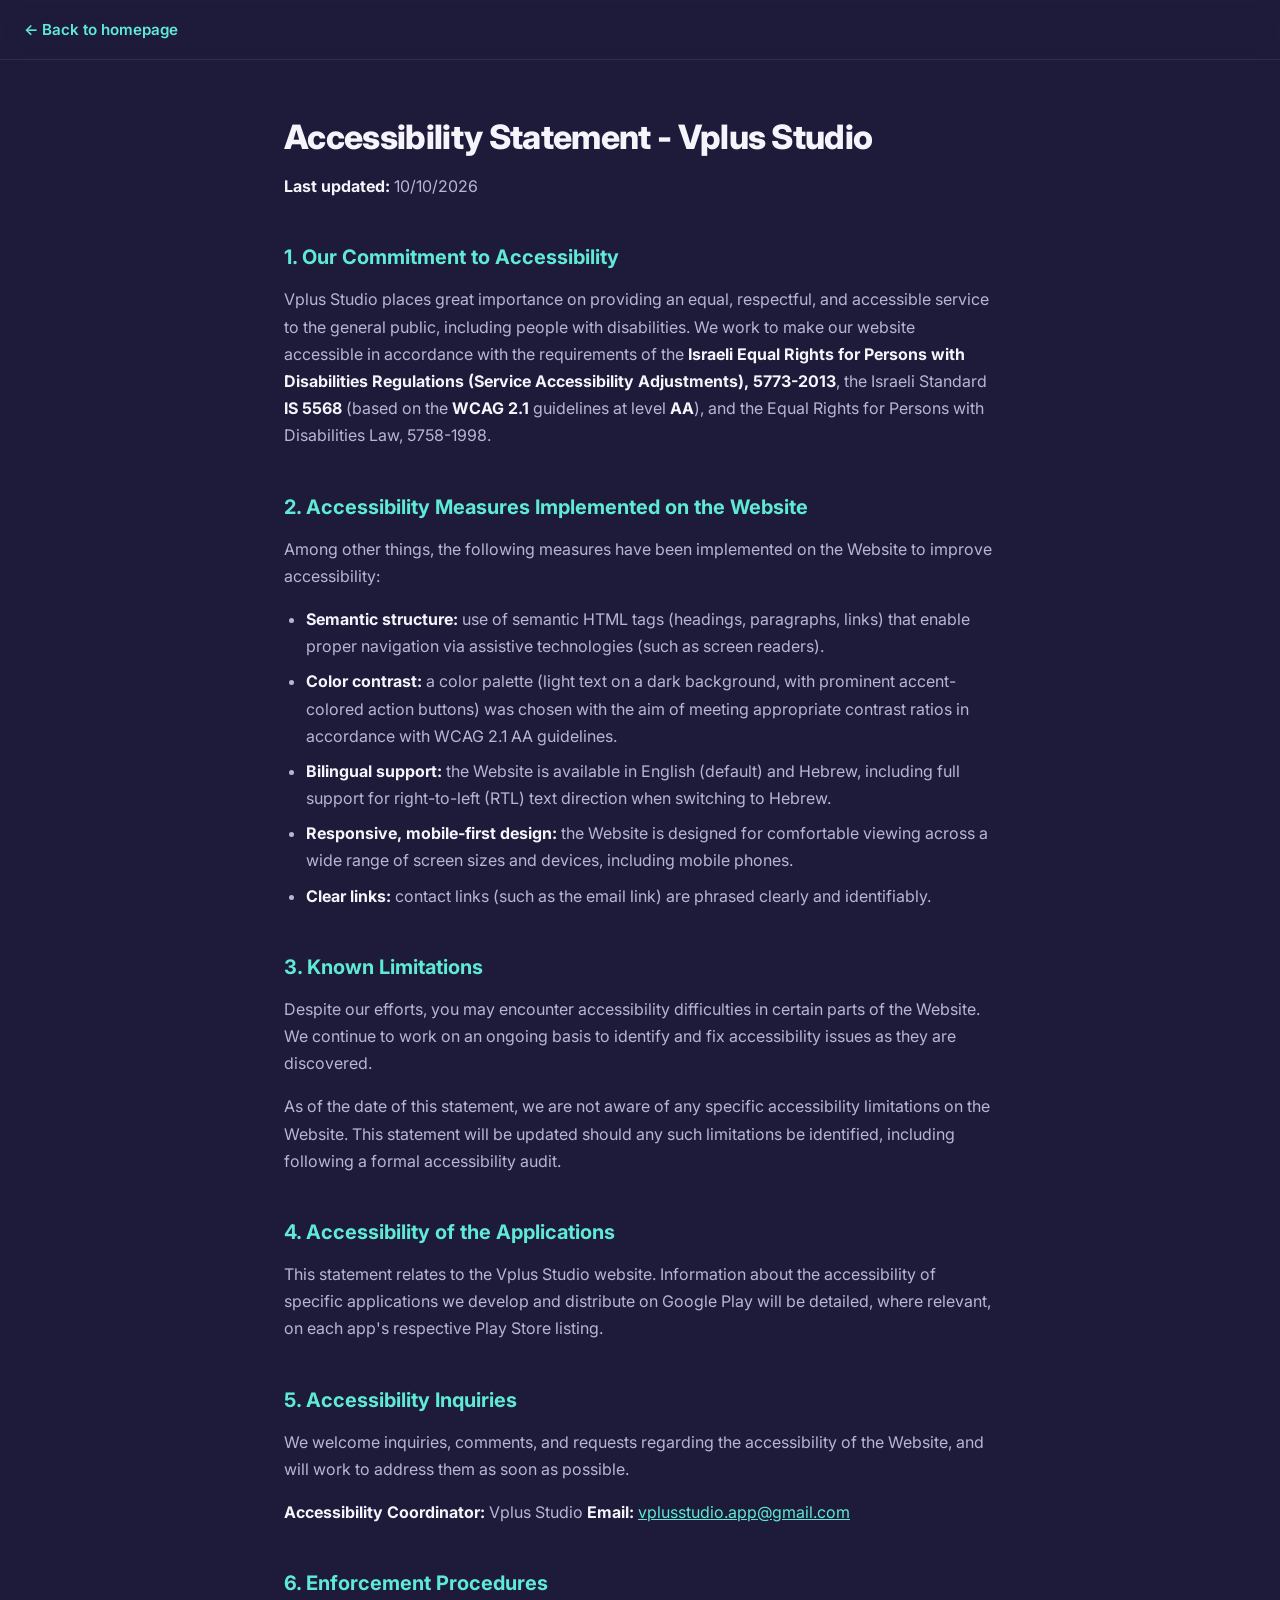
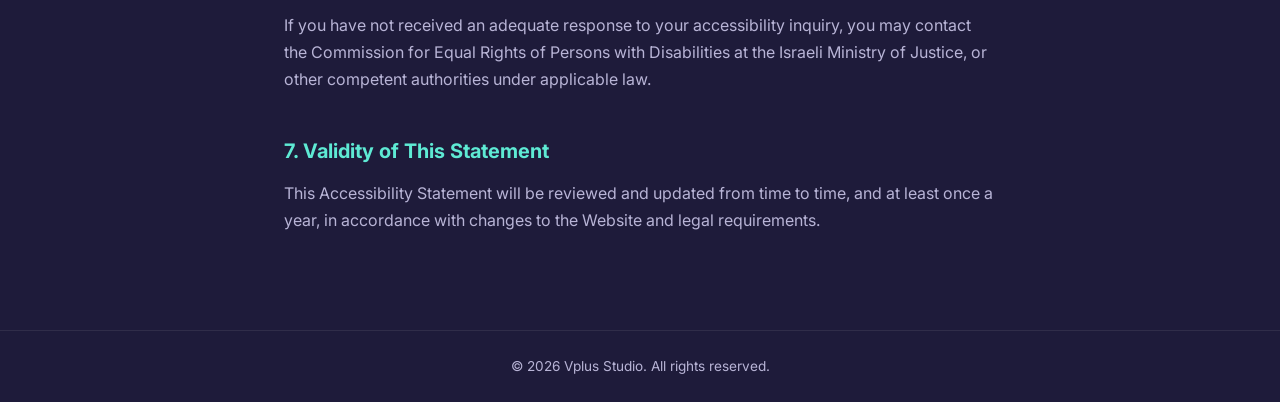
<file: docs/legal/en/accessibility-statement.html>
<!DOCTYPE html>
<html lang="en" dir="ltr">
<head>
<meta charset="UTF-8">
<meta name="viewport" content="width=device-width, initial-scale=1.0">
<title>Accessibility Statement - Vplus Studio | Vplus Studio</title>
<link href="https://fonts.googleapis.com/css2?family=Inter:wght@400;500;600;700;800&display=swap" rel="stylesheet">
<link rel="stylesheet" href="../../../assets/legal.css">
</head>
<body>
  <header class="legal-header">
    <a class="back-link" href="../../../index.html">← Back to homepage</a>
  </header>
  <main class="legal-doc">
<h1>Accessibility Statement - Vplus Studio</h1>
<p><strong>Last updated:</strong> 10/10/2026</p>
<h2>1. Our Commitment to Accessibility</h2>
<p>Vplus Studio places great importance on providing an equal, respectful, and accessible service to the general public, including people with disabilities. We work to make our website accessible in accordance with the requirements of the <strong>Israeli Equal Rights for Persons with Disabilities Regulations (Service Accessibility Adjustments), 5773-2013</strong>, the Israeli Standard <strong>IS 5568</strong> (based on the <strong>WCAG 2.1</strong> guidelines at level <strong>AA</strong>), and the Equal Rights for Persons with Disabilities Law, 5758-1998.</p>
<h2>2. Accessibility Measures Implemented on the Website</h2>
<p>Among other things, the following measures have been implemented on the Website to improve accessibility:</p>
<ul>
<li><strong>Semantic structure:</strong> use of semantic HTML tags (headings, paragraphs, links) that enable proper navigation via assistive technologies (such as screen readers).</li>
<li><strong>Color contrast:</strong> a color palette (light text on a dark background, with prominent accent-colored action buttons) was chosen with the aim of meeting appropriate contrast ratios in accordance with WCAG 2.1 AA guidelines.</li>
<li><strong>Bilingual support:</strong> the Website is available in English (default) and Hebrew, including full support for right-to-left (RTL) text direction when switching to Hebrew.</li>
<li><strong>Responsive, mobile-first design:</strong> the Website is designed for comfortable viewing across a wide range of screen sizes and devices, including mobile phones.</li>
<li><strong>Clear links:</strong> contact links (such as the email link) are phrased clearly and identifiably.</li>
</ul>
<h2>3. Known Limitations</h2>
<p>Despite our efforts, you may encounter accessibility difficulties in certain parts of the Website. We continue to work on an ongoing basis to identify and fix accessibility issues as they are discovered.</p>
<p>As of the date of this statement, we are not aware of any specific accessibility limitations on the Website. This statement will be updated should any such limitations be identified, including following a formal accessibility audit.</p>
<h2>4. Accessibility of the Applications</h2>
<p>This statement relates to the Vplus Studio website. Information about the accessibility of specific applications we develop and distribute on Google Play will be detailed, where relevant, on each app&#39;s respective Play Store listing.</p>
<h2>5. Accessibility Inquiries</h2>
<p>We welcome inquiries, comments, and requests regarding the accessibility of the Website, and will work to address them as soon as possible.</p>
<p><strong>Accessibility Coordinator:</strong> Vplus Studio
<strong>Email:</strong> <a href="mailto:vplusstudio.app@gmail.com">vplusstudio.app@gmail.com</a></p>
<h2>6. Enforcement Procedures</h2>
<p>If you have not received an adequate response to your accessibility inquiry, you may contact the Commission for Equal Rights of Persons with Disabilities at the Israeli Ministry of Justice, or other competent authorities under applicable law.</p>
<h2>7. Validity of This Statement</h2>
<p>This Accessibility Statement will be reviewed and updated from time to time, and at least once a year, in accordance with changes to the Website and legal requirements.</p>

  </main>
  <footer class="legal-footer">© 2026 Vplus Studio. All rights reserved.</footer>
</body>
</html>
</file>
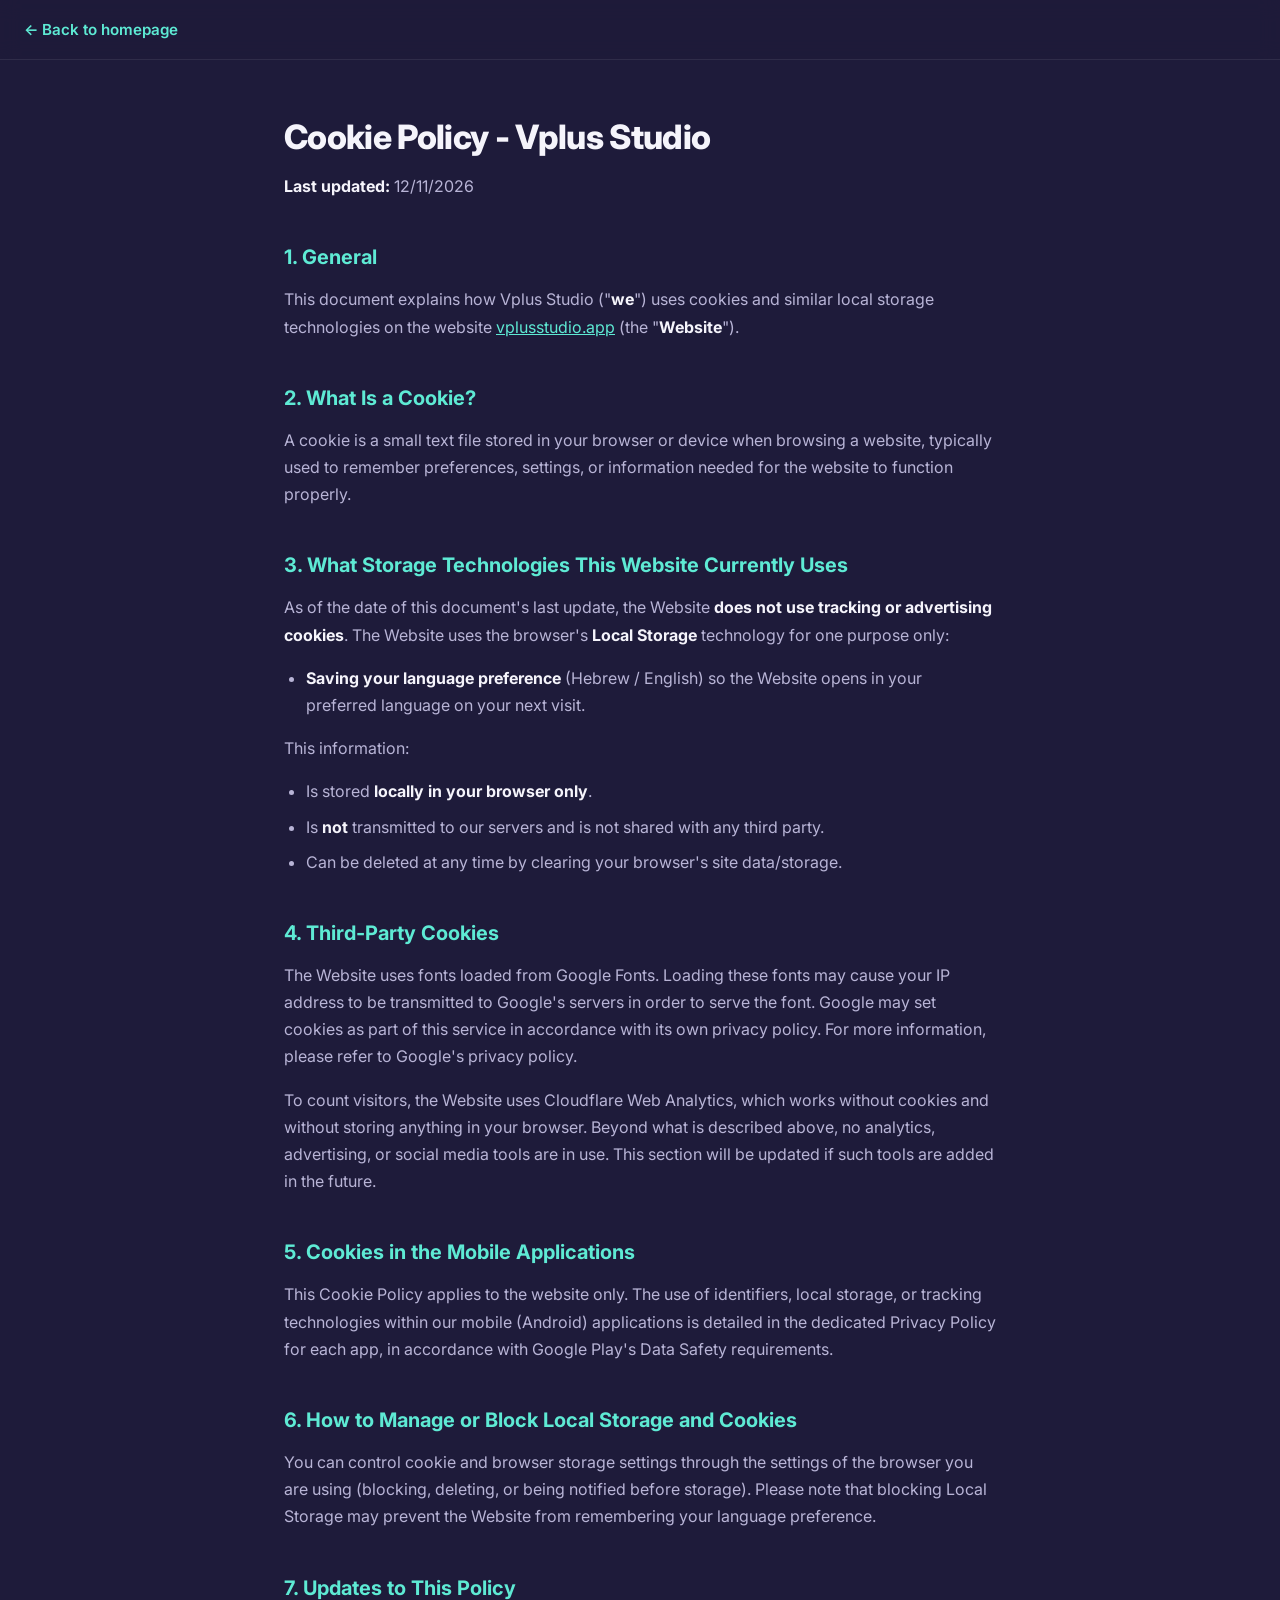
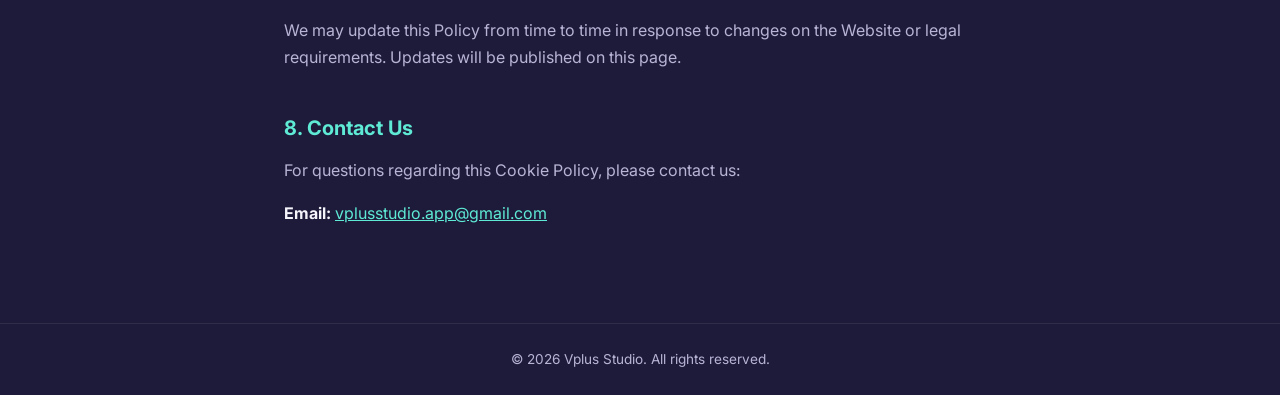
<file: docs/legal/en/cookie-policy.html>
<!DOCTYPE html>
<html lang="en" dir="ltr">
<head>
<meta charset="UTF-8">
<meta name="viewport" content="width=device-width, initial-scale=1.0">
<title>Cookie Policy - Vplus Studio | Vplus Studio</title>
<link href="https://fonts.googleapis.com/css2?family=Inter:wght@400;500;600;700;800&display=swap" rel="stylesheet">
<link rel="stylesheet" href="../../../assets/legal.css">
</head>
<body>
  <header class="legal-header">
    <a class="back-link" href="../../../index.html">← Back to homepage</a>
  </header>
  <main class="legal-doc">
<h1>Cookie Policy - Vplus Studio</h1>
<p><strong>Last updated:</strong> 12/11/2026</p>
<h2>1. General</h2>
<p>This document explains how Vplus Studio (&quot;<strong>we</strong>&quot;) uses cookies and similar local storage technologies on the website <a href="https://vplusstudio.app">vplusstudio.app</a> (the &quot;<strong>Website</strong>&quot;).</p>
<h2>2. What Is a Cookie?</h2>
<p>A cookie is a small text file stored in your browser or device when browsing a website, typically used to remember preferences, settings, or information needed for the website to function properly.</p>
<h2>3. What Storage Technologies This Website Currently Uses</h2>
<p>As of the date of this document&#39;s last update, the Website <strong>does not use tracking or advertising cookies</strong>. The Website uses the browser&#39;s <strong>Local Storage</strong> technology for one purpose only:</p>
<ul>
<li><strong>Saving your language preference</strong> (Hebrew / English) so the Website opens in your preferred language on your next visit.</li>
</ul>
<p>This information:</p>
<ul>
<li>Is stored <strong>locally in your browser only</strong>.</li>
<li>Is <strong>not</strong> transmitted to our servers and is not shared with any third party.</li>
<li>Can be deleted at any time by clearing your browser&#39;s site data/storage.</li>
</ul>
<h2>4. Third-Party Cookies</h2>
<p>The Website uses fonts loaded from Google Fonts. Loading these fonts may cause your IP address to be transmitted to Google&#39;s servers in order to serve the font. Google may set cookies as part of this service in accordance with its own privacy policy. For more information, please refer to Google&#39;s privacy policy.</p>
<p>To count visitors, the Website uses Cloudflare Web Analytics, which works without cookies and without storing anything in your browser. Beyond what is described above, no analytics, advertising, or social media tools are in use. This section will be updated if such tools are added in the future.</p>
<h2>5. Cookies in the Mobile Applications</h2>
<p>This Cookie Policy applies to the website only. The use of identifiers, local storage, or tracking technologies within our mobile (Android) applications is detailed in the dedicated Privacy Policy for each app, in accordance with Google Play&#39;s Data Safety requirements.</p>
<h2>6. How to Manage or Block Local Storage and Cookies</h2>
<p>You can control cookie and browser storage settings through the settings of the browser you are using (blocking, deleting, or being notified before storage). Please note that blocking Local Storage may prevent the Website from remembering your language preference.</p>
<h2>7. Updates to This Policy</h2>
<p>We may update this Policy from time to time in response to changes on the Website or legal requirements. Updates will be published on this page.</p>
<h2>8. Contact Us</h2>
<p>For questions regarding this Cookie Policy, please contact us:</p>
<p><strong>Email:</strong> <a href="mailto:vplusstudio.app@gmail.com">vplusstudio.app@gmail.com</a></p>

  </main>
  <footer class="legal-footer">© 2026 Vplus Studio. All rights reserved.</footer>
</body>
</html>
</file>
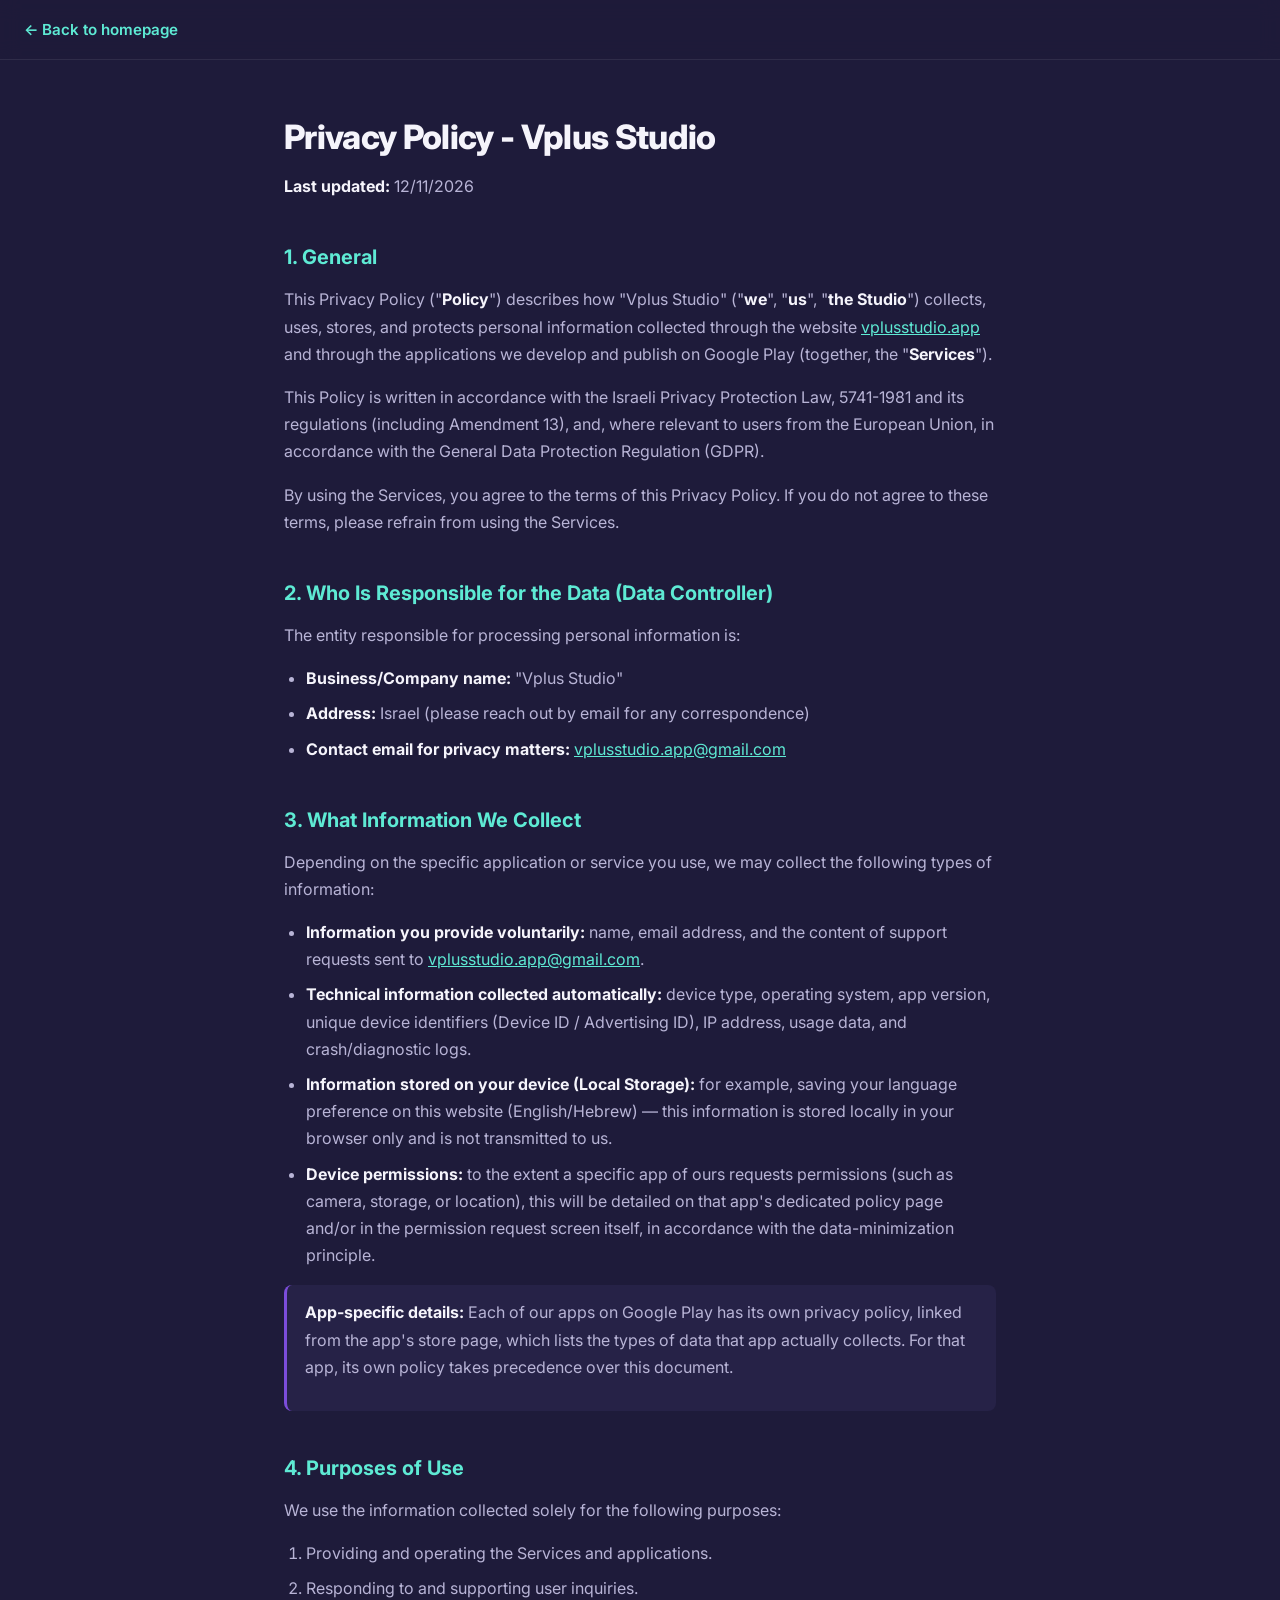
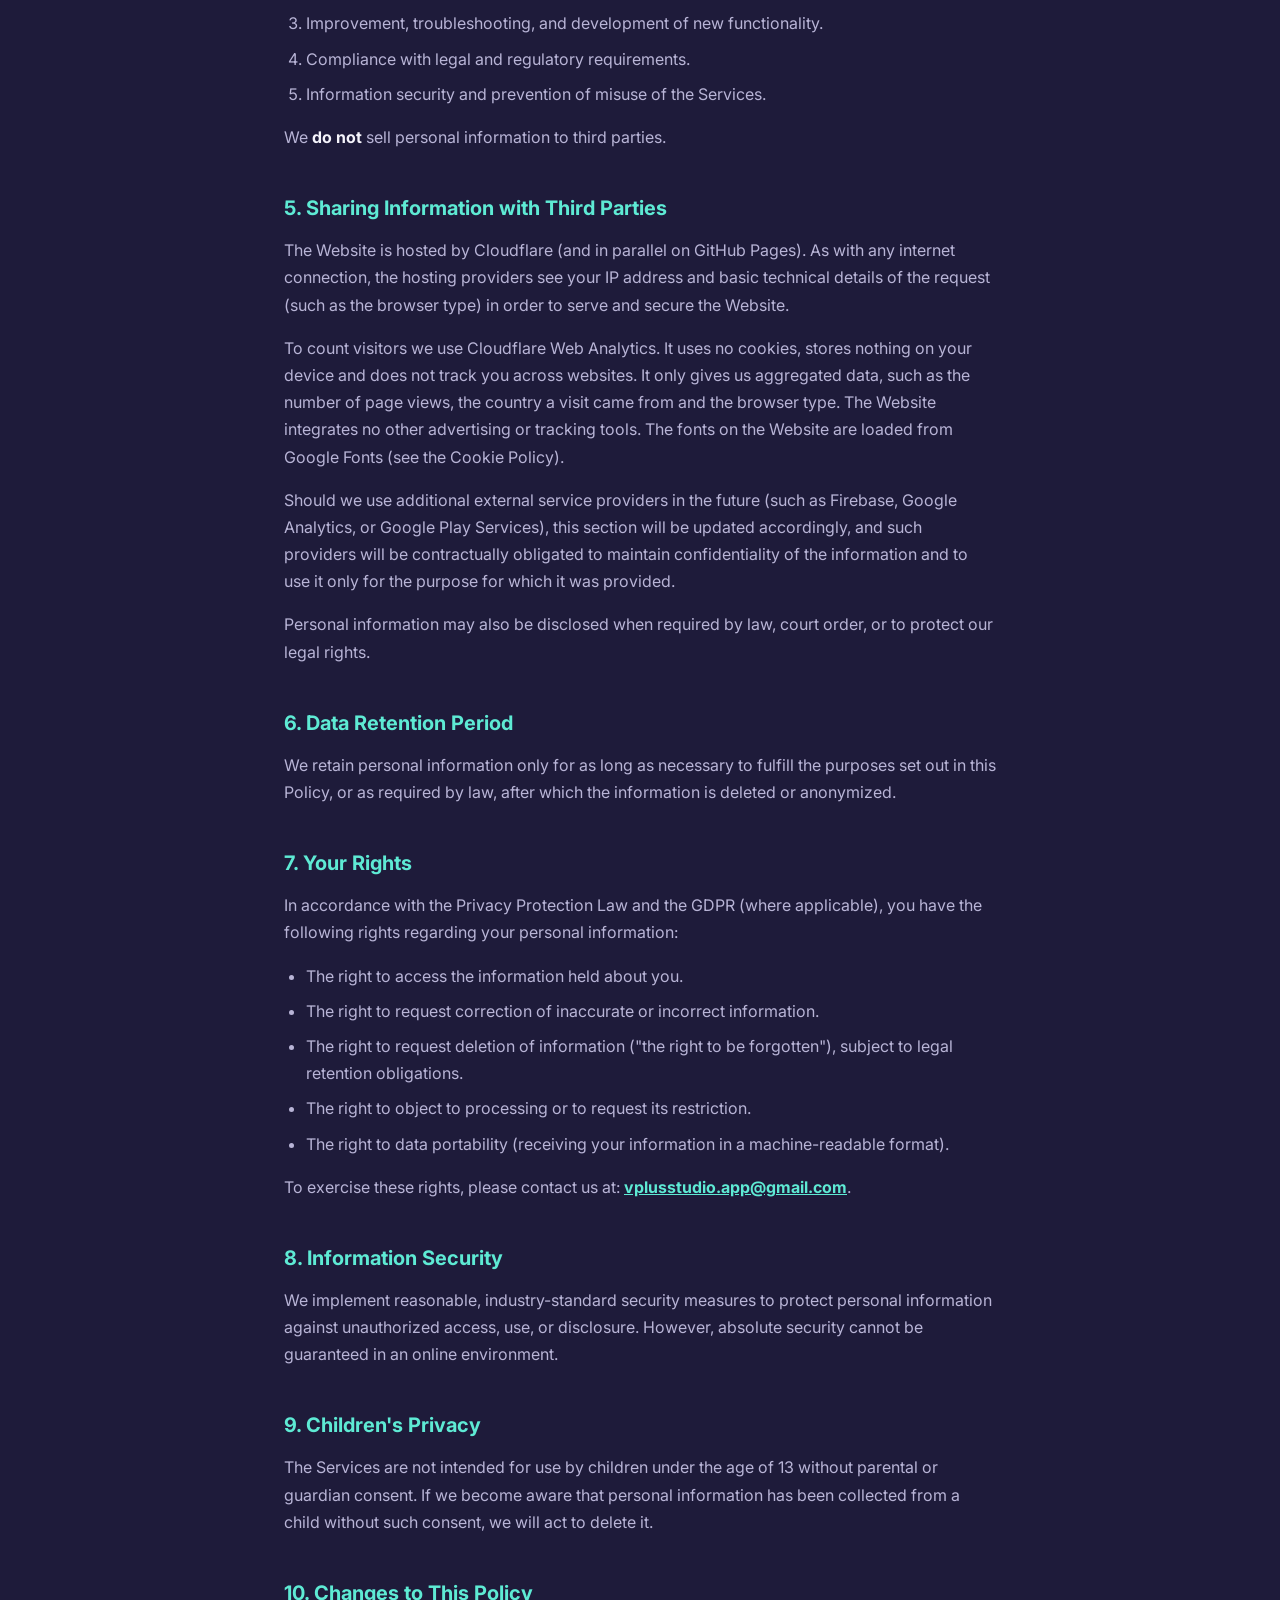
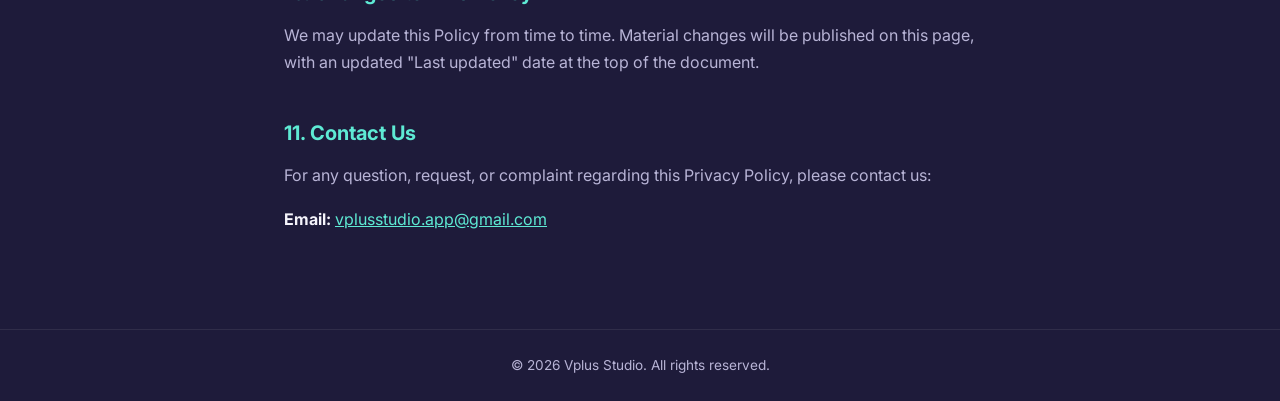
<file: docs/legal/en/privacy-policy.html>
<!DOCTYPE html>
<html lang="en" dir="ltr">
<head>
<meta charset="UTF-8">
<meta name="viewport" content="width=device-width, initial-scale=1.0">
<title>Privacy Policy - Vplus Studio | Vplus Studio</title>
<link href="https://fonts.googleapis.com/css2?family=Inter:wght@400;500;600;700;800&display=swap" rel="stylesheet">
<link rel="stylesheet" href="../../../assets/legal.css">
</head>
<body>
  <header class="legal-header">
    <a class="back-link" href="../../../index.html">← Back to homepage</a>
  </header>
  <main class="legal-doc">
<h1>Privacy Policy - Vplus Studio</h1>
<p><strong>Last updated:</strong> 12/11/2026</p>
<h2>1. General</h2>
<p>This Privacy Policy (&quot;<strong>Policy</strong>&quot;) describes how &quot;Vplus Studio&quot; (&quot;<strong>we</strong>&quot;, &quot;<strong>us</strong>&quot;, &quot;<strong>the Studio</strong>&quot;) collects, uses, stores, and protects personal information collected through the website <a href="https://vplusstudio.app">vplusstudio.app</a> and through the applications we develop and publish on Google Play (together, the &quot;<strong>Services</strong>&quot;).</p>
<p>This Policy is written in accordance with the Israeli Privacy Protection Law, 5741-1981 and its regulations (including Amendment 13), and, where relevant to users from the European Union, in accordance with the General Data Protection Regulation (GDPR).</p>
<p>By using the Services, you agree to the terms of this Privacy Policy. If you do not agree to these terms, please refrain from using the Services.</p>
<h2>2. Who Is Responsible for the Data (Data Controller)</h2>
<p>The entity responsible for processing personal information is:</p>
<ul>
<li><strong>Business/Company name:</strong> &quot;Vplus Studio&quot;</li>
<li><strong>Address:</strong> Israel (please reach out by email for any correspondence)</li>
<li><strong>Contact email for privacy matters:</strong> <a href="mailto:vplusstudio.app@gmail.com">vplusstudio.app@gmail.com</a></li>
</ul>
<h2>3. What Information We Collect</h2>
<p>Depending on the specific application or service you use, we may collect the following types of information:</p>
<ul>
<li><strong>Information you provide voluntarily:</strong> name, email address, and the content of support requests sent to <a href="mailto:vplusstudio.app@gmail.com">vplusstudio.app@gmail.com</a>.</li>
<li><strong>Technical information collected automatically:</strong> device type, operating system, app version, unique device identifiers (Device ID / Advertising ID), IP address, usage data, and crash/diagnostic logs.</li>
<li><strong>Information stored on your device (Local Storage):</strong> for example, saving your language preference on this website (English/Hebrew) — this information is stored locally in your browser only and is not transmitted to us.</li>
<li><strong>Device permissions:</strong> to the extent a specific app of ours requests permissions (such as camera, storage, or location), this will be detailed on that app&#39;s dedicated policy page and/or in the permission request screen itself, in accordance with the data-minimization principle.</li>
</ul>
<blockquote>
<p><strong>App-specific details:</strong> Each of our apps on Google Play has its own privacy policy, linked from the app&#39;s store page, which lists the types of data that app actually collects. For that app, its own policy takes precedence over this document.</p>
</blockquote>
<h2>4. Purposes of Use</h2>
<p>We use the information collected solely for the following purposes:</p>
<ol>
<li>Providing and operating the Services and applications.</li>
<li>Responding to and supporting user inquiries.</li>
<li>Improvement, troubleshooting, and development of new functionality.</li>
<li>Compliance with legal and regulatory requirements.</li>
<li>Information security and prevention of misuse of the Services.</li>
</ol>
<p>We <strong>do not</strong> sell personal information to third parties.</p>
<h2>5. Sharing Information with Third Parties</h2>
<p>The Website is hosted by Cloudflare (and in parallel on GitHub Pages). As with any internet connection, the hosting providers see your IP address and basic technical details of the request (such as the browser type) in order to serve and secure the Website.</p>
<p>To count visitors we use Cloudflare Web Analytics. It uses no cookies, stores nothing on your device and does not track you across websites. It only gives us aggregated data, such as the number of page views, the country a visit came from and the browser type. The Website integrates no other advertising or tracking tools. The fonts on the Website are loaded from Google Fonts (see the Cookie Policy).</p>
<p>Should we use additional external service providers in the future (such as Firebase, Google Analytics, or Google Play Services), this section will be updated accordingly, and such providers will be contractually obligated to maintain confidentiality of the information and to use it only for the purpose for which it was provided.</p>
<p>Personal information may also be disclosed when required by law, court order, or to protect our legal rights.</p>
<h2>6. Data Retention Period</h2>
<p>We retain personal information only for as long as necessary to fulfill the purposes set out in this Policy, or as required by law, after which the information is deleted or anonymized.</p>
<h2>7. Your Rights</h2>
<p>In accordance with the Privacy Protection Law and the GDPR (where applicable), you have the following rights regarding your personal information:</p>
<ul>
<li>The right to access the information held about you.</li>
<li>The right to request correction of inaccurate or incorrect information.</li>
<li>The right to request deletion of information (&quot;the right to be forgotten&quot;), subject to legal retention obligations.</li>
<li>The right to object to processing or to request its restriction.</li>
<li>The right to data portability (receiving your information in a machine-readable format).</li>
</ul>
<p>To exercise these rights, please contact us at: <strong><a href="mailto:vplusstudio.app@gmail.com">vplusstudio.app@gmail.com</a></strong>.</p>
<h2>8. Information Security</h2>
<p>We implement reasonable, industry-standard security measures to protect personal information against unauthorized access, use, or disclosure. However, absolute security cannot be guaranteed in an online environment.</p>
<h2>9. Children&#39;s Privacy</h2>
<p>The Services are not intended for use by children under the age of 13 without parental or guardian consent. If we become aware that personal information has been collected from a child without such consent, we will act to delete it.</p>
<h2>10. Changes to This Policy</h2>
<p>We may update this Policy from time to time. Material changes will be published on this page, with an updated &quot;Last updated&quot; date at the top of the document.</p>
<h2>11. Contact Us</h2>
<p>For any question, request, or complaint regarding this Privacy Policy, please contact us:</p>
<p><strong>Email:</strong> <a href="mailto:vplusstudio.app@gmail.com">vplusstudio.app@gmail.com</a></p>

  </main>
  <footer class="legal-footer">© 2026 Vplus Studio. All rights reserved.</footer>
</body>
</html>
</file>
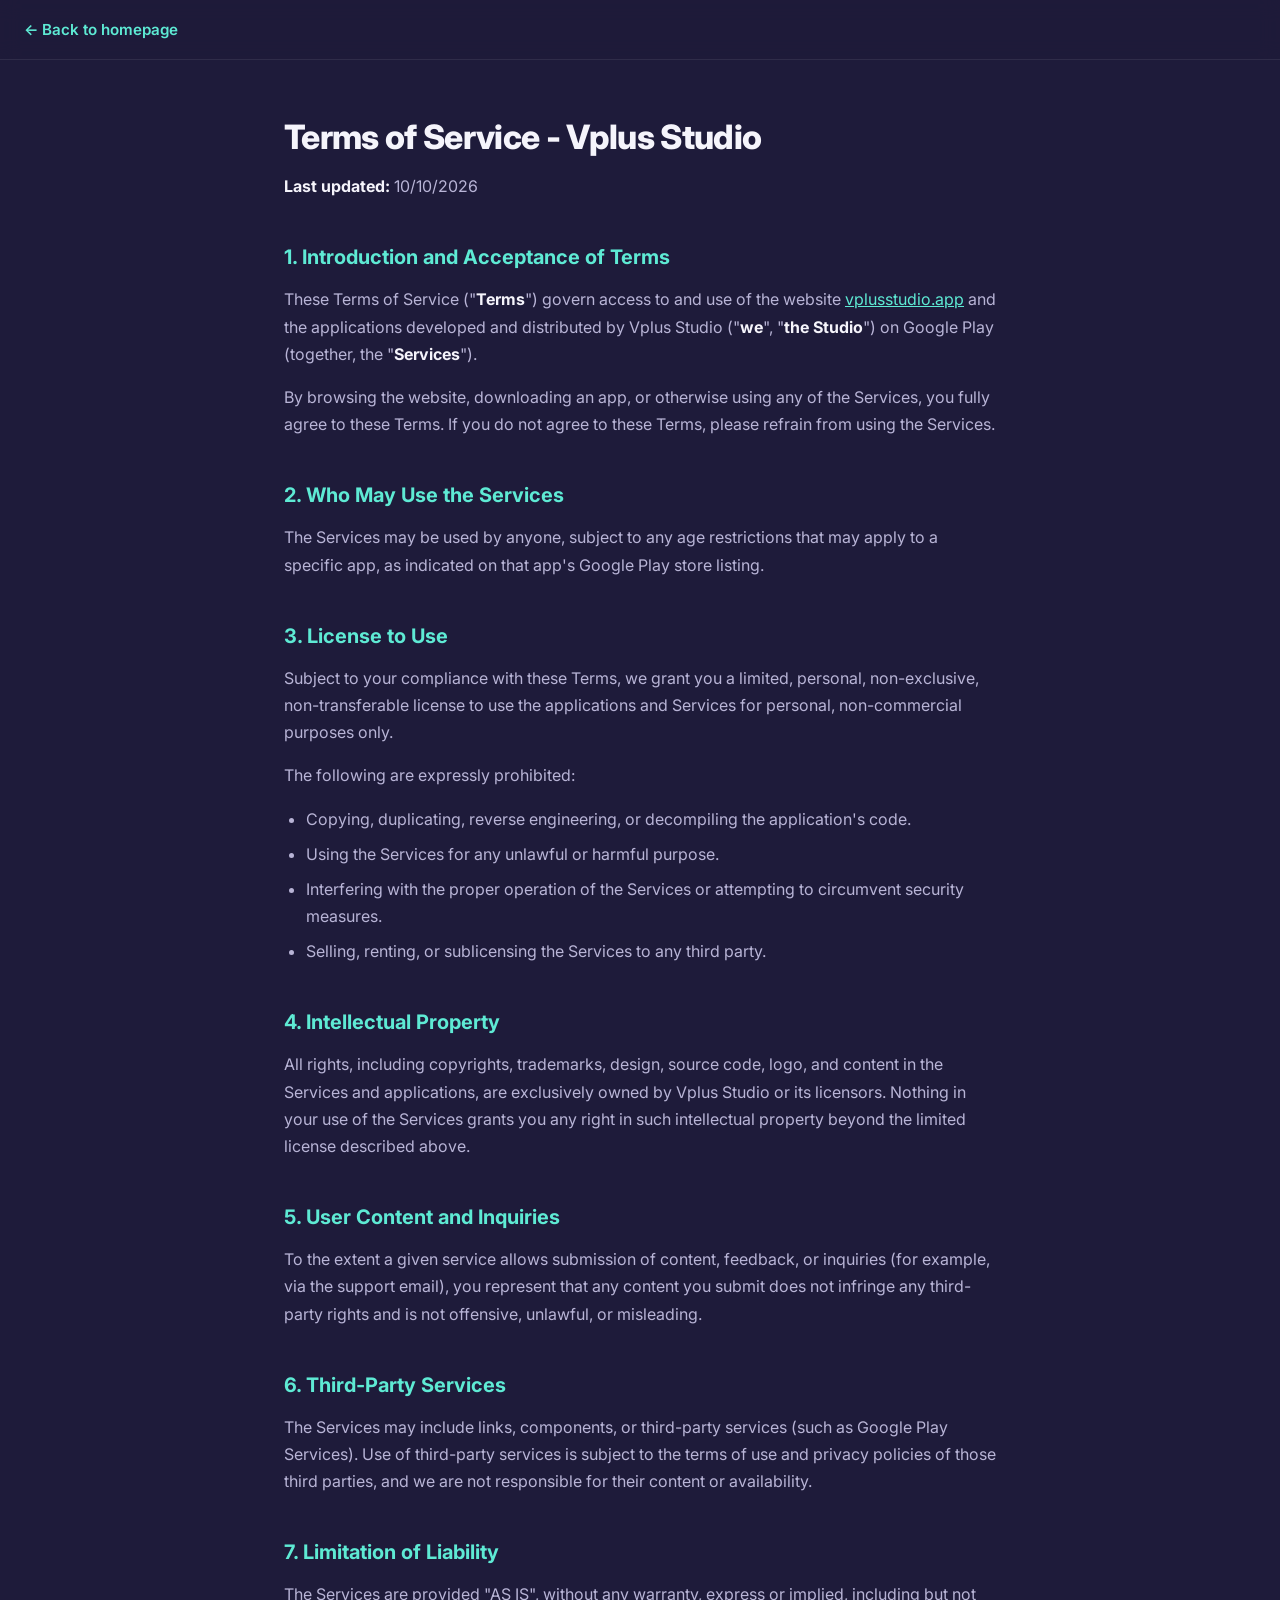
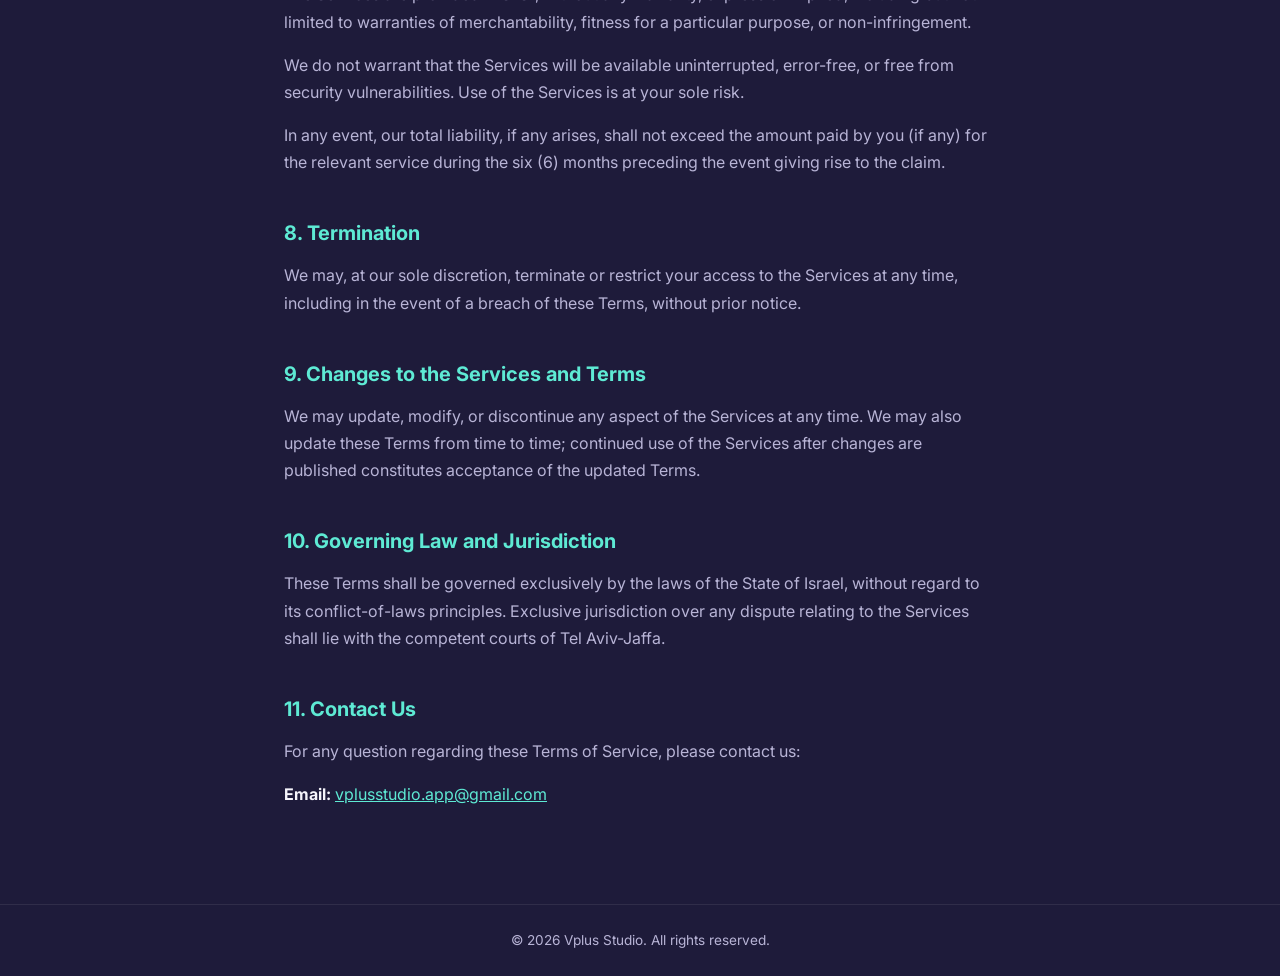
<file: docs/legal/en/terms-of-service.html>
<!DOCTYPE html>
<html lang="en" dir="ltr">
<head>
<meta charset="UTF-8">
<meta name="viewport" content="width=device-width, initial-scale=1.0">
<title>Terms of Service - Vplus Studio | Vplus Studio</title>
<link href="https://fonts.googleapis.com/css2?family=Inter:wght@400;500;600;700;800&display=swap" rel="stylesheet">
<link rel="stylesheet" href="../../../assets/legal.css">
</head>
<body>
  <header class="legal-header">
    <a class="back-link" href="../../../index.html">← Back to homepage</a>
  </header>
  <main class="legal-doc">
<h1>Terms of Service - Vplus Studio</h1>
<p><strong>Last updated:</strong> 10/10/2026</p>
<h2>1. Introduction and Acceptance of Terms</h2>
<p>These Terms of Service (&quot;<strong>Terms</strong>&quot;) govern access to and use of the website <a href="https://vplusstudio.app">vplusstudio.app</a> and the applications developed and distributed by Vplus Studio (&quot;<strong>we</strong>&quot;, &quot;<strong>the Studio</strong>&quot;) on Google Play (together, the &quot;<strong>Services</strong>&quot;).</p>
<p>By browsing the website, downloading an app, or otherwise using any of the Services, you fully agree to these Terms. If you do not agree to these Terms, please refrain from using the Services.</p>
<h2>2. Who May Use the Services</h2>
<p>The Services may be used by anyone, subject to any age restrictions that may apply to a specific app, as indicated on that app&#39;s Google Play store listing.</p>
<h2>3. License to Use</h2>
<p>Subject to your compliance with these Terms, we grant you a limited, personal, non-exclusive, non-transferable license to use the applications and Services for personal, non-commercial purposes only.</p>
<p>The following are expressly prohibited:</p>
<ul>
<li>Copying, duplicating, reverse engineering, or decompiling the application&#39;s code.</li>
<li>Using the Services for any unlawful or harmful purpose.</li>
<li>Interfering with the proper operation of the Services or attempting to circumvent security measures.</li>
<li>Selling, renting, or sublicensing the Services to any third party.</li>
</ul>
<h2>4. Intellectual Property</h2>
<p>All rights, including copyrights, trademarks, design, source code, logo, and content in the Services and applications, are exclusively owned by Vplus Studio or its licensors. Nothing in your use of the Services grants you any right in such intellectual property beyond the limited license described above.</p>
<h2>5. User Content and Inquiries</h2>
<p>To the extent a given service allows submission of content, feedback, or inquiries (for example, via the support email), you represent that any content you submit does not infringe any third-party rights and is not offensive, unlawful, or misleading.</p>
<h2>6. Third-Party Services</h2>
<p>The Services may include links, components, or third-party services (such as Google Play Services). Use of third-party services is subject to the terms of use and privacy policies of those third parties, and we are not responsible for their content or availability.</p>
<h2>7. Limitation of Liability</h2>
<p>The Services are provided &quot;AS IS&quot;, without any warranty, express or implied, including but not limited to warranties of merchantability, fitness for a particular purpose, or non-infringement.</p>
<p>We do not warrant that the Services will be available uninterrupted, error-free, or free from security vulnerabilities. Use of the Services is at your sole risk.</p>
<p>In any event, our total liability, if any arises, shall not exceed the amount paid by you (if any) for the relevant service during the six (6) months preceding the event giving rise to the claim.</p>
<h2>8. Termination</h2>
<p>We may, at our sole discretion, terminate or restrict your access to the Services at any time, including in the event of a breach of these Terms, without prior notice.</p>
<h2>9. Changes to the Services and Terms</h2>
<p>We may update, modify, or discontinue any aspect of the Services at any time. We may also update these Terms from time to time; continued use of the Services after changes are published constitutes acceptance of the updated Terms.</p>
<h2>10. Governing Law and Jurisdiction</h2>
<p>These Terms shall be governed exclusively by the laws of the State of Israel, without regard to its conflict-of-laws principles. Exclusive jurisdiction over any dispute relating to the Services shall lie with the competent courts of Tel Aviv-Jaffa.</p>
<h2>11. Contact Us</h2>
<p>For any question regarding these Terms of Service, please contact us:</p>
<p><strong>Email:</strong> <a href="mailto:vplusstudio.app@gmail.com">vplusstudio.app@gmail.com</a></p>

  </main>
  <footer class="legal-footer">© 2026 Vplus Studio. All rights reserved.</footer>
</body>
</html>
</file>
<file: assets/site.css>
/* Shared styles for index.html and demos.html. */
:root {
  --bg: #1E1B3A;
  --bg-elevated: #262247;
  --accent-purple: #7c4ddb;
  --accent-teal: #0d9488;
  --accent-teal-light: #5eead4;
  --text-primary: #f5f4fb;
  --text-secondary: #b8b4d6;
  --border-color: rgba(255, 255, 255, 0.08);
}

* {
  margin: 0;
  padding: 0;
  box-sizing: border-box;
}

html {
  scroll-behavior: smooth;
}

body {
  font-family: 'Inter', system-ui, -apple-system, 'Segoe UI', Roboto, sans-serif;
  background-color: var(--bg);
  color: var(--text-primary);
  line-height: 1.6;
  -webkit-font-smoothing: antialiased;
}

a {
  color: inherit;
}

.container {
  max-width: 1100px;
  margin: 0 auto;
  padding: 0 24px;
}

/* Header */
header {
  position: sticky;
  top: 0;
  z-index: 10;
  background-color: rgba(30, 27, 58, 0.85);
  backdrop-filter: blur(10px);
  border-bottom: 1px solid var(--border-color);
}

.header-inner {
  display: flex;
  align-items: center;
  justify-content: space-between;
  padding: 18px 24px;
  direction: ltr;
}

.logo {
  display: flex;
  align-items: center;
}

.logo-img {
  display: block;
  height: 40px;
  width: auto;
}

nav {
  display: flex;
  align-items: center;
  gap: 12px;
}

/* The header row is always LTR (logo on the left), but in Hebrew the nav items
   read right-to-left: the first link (Home) sits on the right. */
html[dir="rtl"] nav {
  direction: rtl;
}

nav a.nav-cta {
  display: inline-block;
  padding: 7px 16px;
  border-radius: 999px;
  background: linear-gradient(135deg, var(--accent-purple), #6339b8);
  color: #fff;
  font-weight: 600;
  font-size: 0.8rem;
  line-height: 1.5;
  text-decoration: none;
  transition: transform 0.15s ease, box-shadow 0.15s ease;
  white-space: nowrap;
}

nav a.nav-cta:hover {
  transform: translateY(-1px);
  box-shadow: 0 8px 20px rgba(124, 77, 219, 0.35);
}

.lang-toggle {
  padding: 6px 12px;
  border-radius: 999px;
  background: transparent;
  border: 1px solid var(--border-color);
  color: var(--text-primary);
  font-family: inherit;
  font-weight: 600;
  font-size: 0.75rem;
  line-height: 1.5;
  cursor: pointer;
  white-space: nowrap;
  transition: border-color 0.15s ease, color 0.15s ease;
}

.lang-toggle:hover {
  border-color: var(--accent-teal-light);
  color: var(--accent-teal-light);
}

/* Hero */
.hero {
  padding: 96px 24px 80px;
  text-align: center;
  position: relative;
  overflow: hidden;
}

.hero::before {
  content: "";
  position: absolute;
  top: -120px;
  left: 50%;
  transform: translateX(-50%);
  width: 600px;
  height: 400px;
  background: radial-gradient(ellipse at center, rgba(124, 77, 219, 0.35), transparent 70%);
  pointer-events: none;
}

.hero-content {
  position: relative;
  max-width: 720px;
  margin: 0 auto;
}

.eyebrow {
  display: inline-block;
  padding: 6px 16px;
  border-radius: 999px;
  background: rgba(94, 234, 212, 0.1);
  border: 1px solid rgba(94, 234, 212, 0.25);
  color: var(--accent-teal-light);
  font-size: 0.8rem;
  font-weight: 600;
  letter-spacing: 0.03em;
  margin-bottom: 24px;
}

.hero h1 {
  font-size: clamp(2rem, 5vw, 3.2rem);
  font-weight: 800;
  letter-spacing: -0.03em;
  line-height: 1.15;
  margin-bottom: 20px;
}

.hero h1 .highlight {
  background: linear-gradient(135deg, var(--accent-teal-light), var(--accent-purple));
  -webkit-background-clip: text;
  background-clip: text;
  color: transparent;
}

.hero p {
  font-size: 1.05rem;
  color: var(--text-secondary);
  max-width: 560px;
  margin: 0 auto 36px;
}

.hero-actions {
  display: flex;
  justify-content: center;
  gap: 16px;
  flex-wrap: wrap;
}

.btn {
  display: inline-block;
  padding: 13px 28px;
  border-radius: 999px;
  font-weight: 600;
  font-size: 0.95rem;
  text-decoration: none;
  transition: transform 0.15s ease, box-shadow 0.15s ease, background-color 0.15s ease;
}

.btn-primary {
  background: linear-gradient(135deg, var(--accent-purple), #6339b8);
  color: #fff;
}

.btn-primary:hover {
  transform: translateY(-2px);
  box-shadow: 0 10px 24px rgba(124, 77, 219, 0.4);
}

.btn-secondary {
  background: transparent;
  color: var(--text-primary);
  border: 1px solid var(--border-color);
}

.btn-secondary:hover {
  border-color: var(--accent-teal-light);
  color: var(--accent-teal-light);
}

/* Sections */
section {
  padding: 72px 24px;
}

.section-header {
  text-align: center;
  max-width: 600px;
  margin: 0 auto 48px;
}

.section-header .tag {
  color: var(--accent-teal-light);
  font-weight: 600;
  font-size: 0.85rem;
  letter-spacing: 0.04em;
  text-transform: uppercase;
}

.section-header h2 {
  font-size: clamp(1.6rem, 3.5vw, 2.2rem);
  font-weight: 800;
  letter-spacing: -0.02em;
  margin-top: 10px;
}

.section-header p {
  color: var(--text-secondary);
  margin-top: 14px;
}

/* Features / About */
.features-grid {
  display: grid;
  grid-template-columns: repeat(3, 1fr);
  gap: 24px;
  max-width: 1000px;
  margin: 0 auto;
}

.feature-card {
  background: var(--bg-elevated);
  border: 1px solid var(--border-color);
  border-radius: 16px;
  padding: 28px 24px;
  transition: transform 0.2s ease, border-color 0.2s ease;
}

.feature-card:hover {
  transform: translateY(-4px);
  border-color: rgba(124, 77, 219, 0.4);
}

.feature-icon {
  width: 44px;
  height: 44px;
  border-radius: 12px;
  display: flex;
  align-items: center;
  justify-content: center;
  background: rgba(124, 77, 219, 0.15);
  color: var(--accent-teal-light);
  font-size: 1.3rem;
  margin-bottom: 16px;
}

.feature-card h3 {
  font-size: 1.1rem;
  font-weight: 700;
  margin-bottom: 8px;
}

.feature-card p {
  color: var(--text-secondary);
  font-size: 0.92rem;
}

/* Contact */
.contact {
  background: var(--bg-elevated);
  border-top: 1px solid var(--border-color);
  border-bottom: 1px solid var(--border-color);
}

.contact-card {
  max-width: 560px;
  margin: 0 auto;
  text-align: center;
  background: linear-gradient(160deg, rgba(124, 77, 219, 0.12), rgba(13, 148, 136, 0.08));
  border: 1px solid var(--border-color);
  border-radius: 20px;
  padding: 48px 32px;
}

.contact-card h2 {
  font-size: 1.6rem;
  font-weight: 800;
  margin-bottom: 12px;
}

.contact-card p {
  color: var(--text-secondary);
  margin-bottom: 28px;
}

.email-link {
  display: inline-flex;
  align-items: center;
  justify-content: center;
  gap: 10px;
  max-width: 100%;
  padding: 14px 28px;
  border-radius: 999px;
  background: linear-gradient(135deg, var(--accent-teal), #0a6f66);
  color: #fff;
  font-weight: 700;
  font-size: 1rem;
  text-decoration: none;
  text-align: center;
  direction: ltr;
  unicode-bidi: isolate;
  overflow-wrap: anywhere;
  transition: transform 0.15s ease, box-shadow 0.15s ease;
}

.email-link:hover {
  transform: translateY(-2px);
  box-shadow: 0 10px 24px rgba(13, 148, 136, 0.4);
}

/* Footer */
footer {
  padding: 32px 24px;
  text-align: center;
  color: var(--text-secondary);
  font-size: 0.85rem;
}

footer .footer-links {
  margin-top: 10px;
  display: flex;
  justify-content: center;
  gap: 18px;
  flex-wrap: wrap;
}

footer a {
  color: var(--text-secondary);
  text-decoration: none;
}

footer a:hover {
  color: var(--accent-teal-light);
}

/* Mobile */
@media (max-width: 720px) {
  .features-grid {
    grid-template-columns: 1fr;
  }

  .hero {
    padding: 72px 20px 56px;
  }

  section {
    padding: 56px 20px;
  }

  .contact-card {
    padding: 36px 22px;
  }
}

@media (max-width: 400px) {
  .header-inner {
    flex-direction: column;
    align-items: center;
    gap: 10px;
    padding: 14px 16px;
  }

  .logo-img {
    height: 50px;
  }
}

/* Plain nav link (Demos) */
nav a.nav-link {
  color: var(--text-primary);
  font-weight: 600;
  font-size: 0.8rem;
  text-decoration: none;
  padding: 7px 4px;
  white-space: nowrap;
}

nav a.nav-link:hover,
nav a.nav-link[aria-current="page"] {
  color: var(--accent-teal-light);
}

/* Logo as a home link (demos.html) */
a.logo {
  text-decoration: none;
}

/* "How it works" steps (demos.html) */
.steps-grid {
  display: grid;
  grid-template-columns: repeat(3, 1fr);
  gap: 24px;
  max-width: 1000px;
  margin: 0 auto;
}

.step-num {
  display: inline-flex;
  align-items: center;
  justify-content: center;
  width: 40px;
  height: 40px;
  border-radius: 12px;
  background: rgba(124, 77, 219, 0.15);
  color: var(--accent-teal-light);
  font-weight: 800;
  margin-bottom: 14px;
}

@media (max-width: 720px) {
  .steps-grid {
    grid-template-columns: 1fr;
  }
}
</file>
<file: assets/demos.css>
/* Demo site cards, shared by index.html (teaser) and demos.html (full list). */

.demos-grid {
  display: grid;
  grid-template-columns: repeat(auto-fit, minmax(min(100%, 320px), 440px));
  justify-content: center;
  gap: 24px;
  max-width: 1000px;
  margin: 0 auto;
}

.demo-card {
  display: flex;
  flex-direction: column;
  background: var(--bg-elevated);
  border: 1px solid var(--border-color);
  border-radius: 20px;
  overflow: hidden;
  transition: transform 0.2s ease, border-color 0.2s ease;
}

.demo-card:hover {
  transform: translateY(-4px);
  border-color: rgba(124, 77, 219, 0.45);
}

.demo-media {
  position: relative;
  display: block;
  aspect-ratio: 16 / 10;
  background: linear-gradient(135deg, rgba(124, 77, 219, 0.45), rgba(13, 148, 136, 0.3)), #15132b;
  overflow: hidden;
}

.demo-media img {
  width: 100%;
  height: 100%;
  object-fit: cover;
  display: block;
  transition: transform 0.4s ease;
}

.demo-card:hover .demo-media img {
  transform: scale(1.04);
}

.demo-badge {
  position: absolute;
  top: 14px;
  inset-inline-start: 14px;
  padding: 5px 12px;
  border-radius: 999px;
  background: rgba(30, 27, 58, 0.85);
  border: 1px solid rgba(94, 234, 212, 0.35);
  color: var(--accent-teal-light);
  font-size: 0.75rem;
  font-weight: 600;
}

.demo-body {
  display: flex;
  flex-direction: column;
  gap: 10px;
  padding: 22px 22px 24px;
  flex: 1;
}

.demo-category {
  color: var(--accent-teal-light);
  font-size: 0.8rem;
  font-weight: 600;
  letter-spacing: 0.03em;
}

.demo-card h3 {
  font-size: 1.3rem;
  font-weight: 800;
  letter-spacing: -0.01em;
}

.demo-card p {
  color: var(--text-secondary);
  font-size: 0.92rem;
}

.demo-tags {
  display: flex;
  flex-wrap: wrap;
  gap: 6px;
  list-style: none;
}

.demo-tags li {
  padding: 3px 10px;
  border-radius: 999px;
  border: 1px solid var(--border-color);
  color: var(--text-secondary);
  font-size: 0.75rem;
}

.demo-actions {
  display: flex;
  flex-wrap: wrap;
  gap: 10px;
  margin-top: auto;
  padding-top: 8px;
}

.demo-actions .btn {
  padding: 11px 20px;
  font-size: 0.88rem;
  text-align: center;
  flex: 1 1 170px;
  white-space: nowrap;
}

.demo-note {
  color: var(--text-secondary);
  font-size: 0.78rem;
}

.demos-status {
  text-align: center;
  color: var(--text-secondary);
  padding: 24px 0;
}

.demos-more {
  text-align: center;
  margin-top: 36px;
}
</file>
<file: assets/legal.css>
:root {
  --bg: #1E1B3A;
  --bg-elevated: #262247;
  --accent-purple: #7c4ddb;
  --accent-teal: #0d9488;
  --accent-teal-light: #5eead4;
  --text-primary: #f5f4fb;
  --text-secondary: #b8b4d6;
  --border-color: rgba(255, 255, 255, 0.08);
}

* {
  box-sizing: border-box;
}

body {
  margin: 0;
  font-family: 'Inter', system-ui, -apple-system, 'Segoe UI', Roboto, sans-serif;
  background-color: var(--bg);
  color: var(--text-primary);
  line-height: 1.7;
  -webkit-font-smoothing: antialiased;
}

.legal-header {
  position: sticky;
  top: 0;
  z-index: 10;
  background-color: rgba(30, 27, 58, 0.9);
  backdrop-filter: blur(10px);
  border-bottom: 1px solid var(--border-color);
  padding: 16px 24px;
}

.legal-header a.back-link {
  display: inline-flex;
  align-items: center;
  gap: 8px;
  color: var(--accent-teal-light);
  text-decoration: none;
  font-weight: 600;
  font-size: 0.95rem;
}

.legal-header a.back-link:hover {
  text-decoration: underline;
}

.legal-doc {
  max-width: 760px;
  margin: 0 auto;
  padding: 48px 24px 80px;
}

.legal-doc h1 {
  font-size: clamp(1.6rem, 4vw, 2.1rem);
  font-weight: 800;
  letter-spacing: -0.02em;
  margin: 0 0 8px;
}

.legal-doc h2 {
  font-size: 1.25rem;
  font-weight: 700;
  color: var(--accent-teal-light);
  margin: 40px 0 12px;
}

.legal-doc p,
.legal-doc li {
  color: var(--text-secondary);
  font-size: 1rem;
}

.legal-doc p {
  margin: 0 0 16px;
}

.legal-doc ul,
.legal-doc ol {
  margin: 0 0 16px;
  padding-inline-start: 22px;
}

.legal-doc li {
  margin-bottom: 8px;
}

.legal-doc strong {
  color: var(--text-primary);
}

.legal-doc a {
  color: var(--accent-teal-light);
}

.legal-doc blockquote {
  margin: 0 0 16px;
  padding: 14px 18px;
  background: var(--bg-elevated);
  border-inline-start: 3px solid var(--accent-purple);
  border-radius: 8px;
  color: var(--text-secondary);
  font-size: 0.92rem;
}

.legal-doc hr {
  border: none;
  border-top: 1px solid var(--border-color);
  margin: 32px 0;
}

.legal-footer {
  text-align: center;
  color: var(--text-secondary);
  font-size: 0.85rem;
  padding: 24px;
  border-top: 1px solid var(--border-color);
}
</file>
